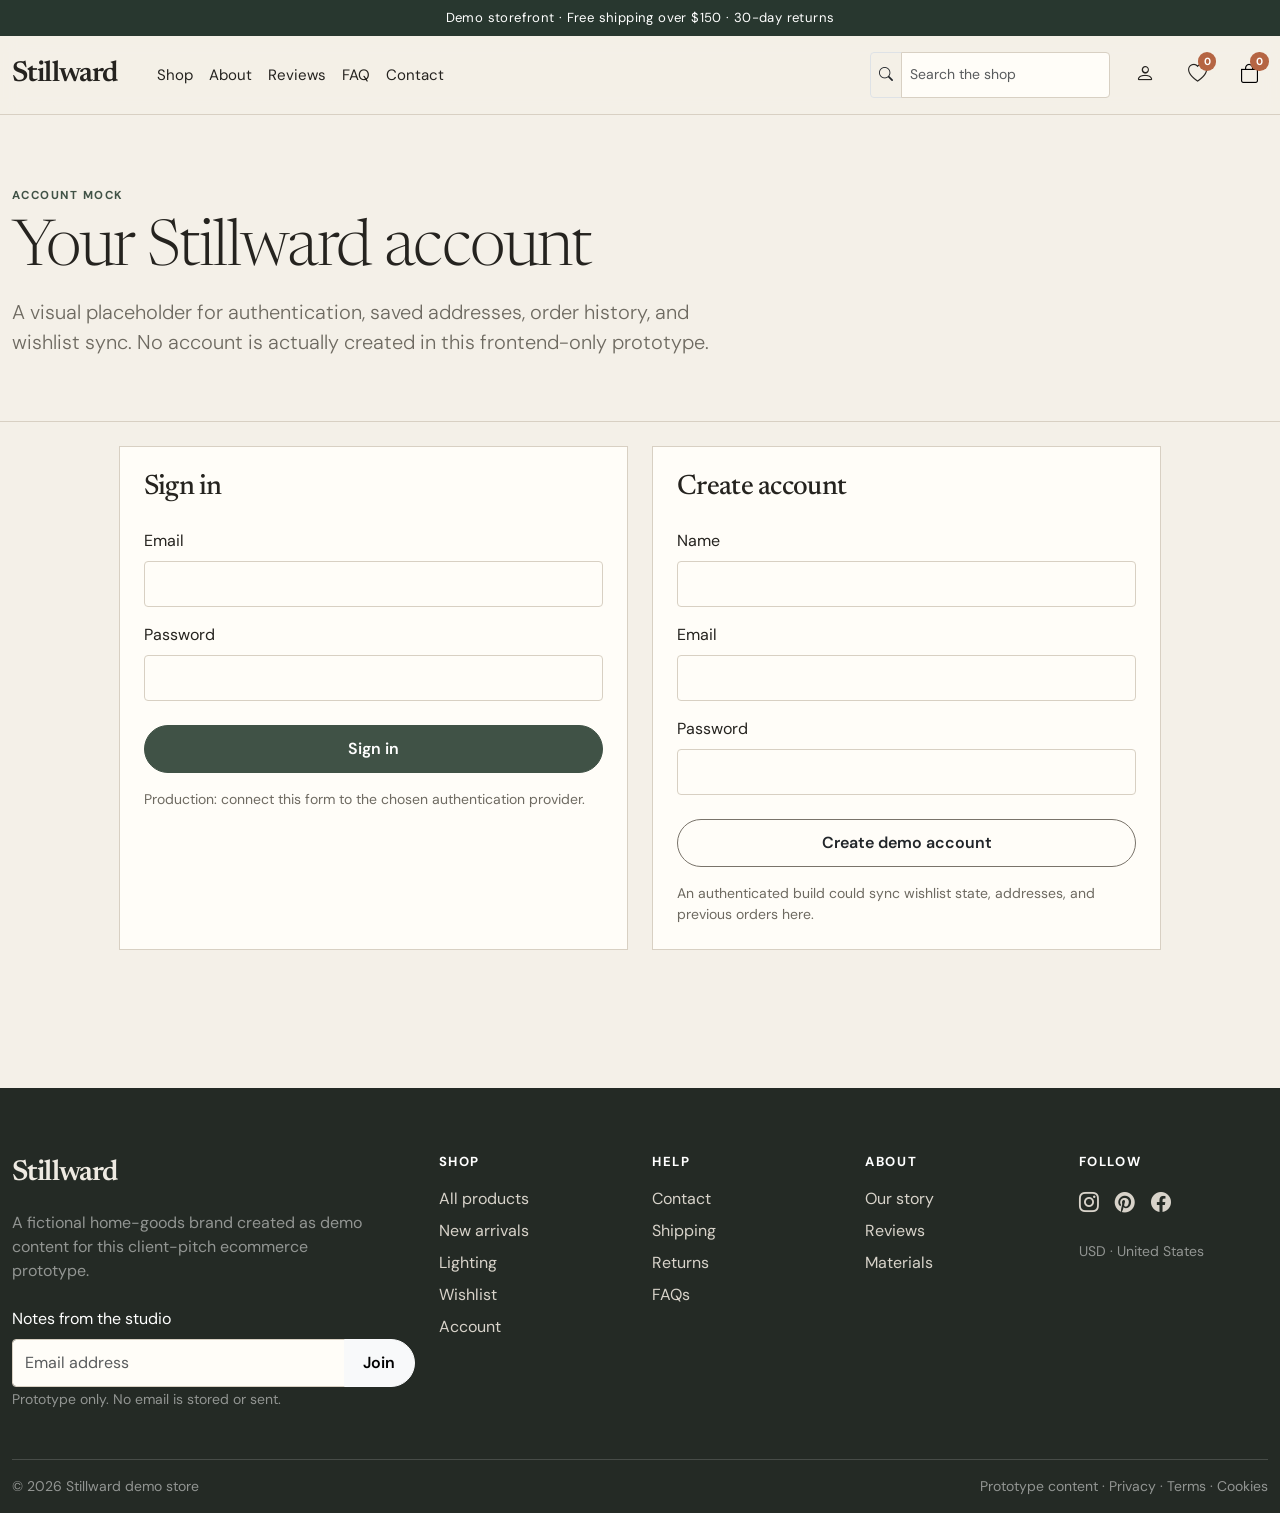
<file: account.html>
<!doctype html>
<html lang="en"><head><meta charset="utf-8"><meta name="viewport" content="width=device-width, initial-scale=1"><title>Account | Stillward</title><meta name="description" content="Fictional account login and register UI mock for the Stillward ecommerce prototype."><meta name="theme-color" content="#f4f0e8"><meta name="robots" content="index,follow"><link rel="canonical" href="https://stillward.example/account.html"><meta property="og:title" content="Account | Stillward"><meta property="og:description" content="Fictional account login and register UI mock for the Stillward ecommerce prototype."><meta property="og:type" content="website"><meta property="og:url" content="https://stillward.example/account.html"><meta property="og:image" content="https://images.unsplash.com/photo-1667996366620-2d44470a1d54?auto=format&fit=crop&w=1400&q=82"><meta name="twitter:card" content="summary_large_image"><link rel="icon" href="data:image/svg+xml,<svg xmlns=%22http://www.w3.org/2000/svg%22 viewBox=%220 0 100 100%22><text y=%22.9em%22 font-size=%2290%22>S</text></svg>"><link rel="preconnect" href="https://fonts.googleapis.com"><link rel="preconnect" href="https://fonts.gstatic.com" crossorigin><link rel="preconnect" href="https://unsplash.com"><link href="https://fonts.googleapis.com/css2?family=DM+Sans:wght@400;500;600;700&family=Newsreader:opsz,wght@6..72,400;6..72,500;6..72,600&display=swap" rel="stylesheet"><link href="https://cdn.jsdelivr.net/npm/bootstrap@5.3.3/dist/css/bootstrap.min.css" rel="stylesheet"><link href="https://cdn.jsdelivr.net/npm/bootstrap-icons@1.11.3/font/bootstrap-icons.min.css" rel="stylesheet"><link href="assets/css/styles.css" rel="stylesheet"></head>
<body data-page="account.html"><a class="skip-link" href="#main">Skip to content</a><div id="siteHeader"></div><main id="main"><section class="info-page-hero"><div class="container"><div class="section-kicker">Account mock</div><h1 class="display-3 mt-2">Your Stillward account</h1><p class="lead text-muted-sw">A visual placeholder for authentication, saved addresses, order history, and wishlist sync. No account is actually created in this frontend-only prototype.</p></div></section><section class="section-space pt-4"><div class="container"><div class="row g-4 justify-content-center"><div class="col-lg-5"><div class="summary-card h-100"><h2 class="h3">Sign in</h2><form onsubmit="event.preventDefault(); Store.toast('Sign-in is a prototype UI only.');"><label class="form-label mt-3">Email</label><input class="form-control" type="email" required><label class="form-label mt-3">Password</label><input class="form-control" type="password" required><button class="btn btn-primary w-100 mt-4">Sign in</button></form><p class="small text-muted-sw mt-3 mb-0">Production: connect this form to the chosen authentication provider.</p></div></div><div class="col-lg-5"><div class="summary-card h-100"><h2 class="h3">Create account</h2><form onsubmit="event.preventDefault(); Store.toast('Registration is a prototype UI only.');"><label class="form-label mt-3">Name</label><input class="form-control" required><label class="form-label mt-3">Email</label><input class="form-control" type="email" required><label class="form-label mt-3">Password</label><input class="form-control" type="password" required><button class="btn btn-outline-dark w-100 mt-4">Create demo account</button></form><p class="small text-muted-sw mt-3 mb-0">An authenticated build could sync wishlist state, addresses, and previous orders here.</p></div></div></div></div></section></main><div id="siteFooter"></div><div id="sharedCommerceUi"></div><!-- Demo photography uses public Unsplash photo download URLs; photo IDs remain visible in image src attributes. --><script src="https://cdn.jsdelivr.net/npm/bootstrap@5.3.3/dist/js/bootstrap.bundle.min.js"></script><script src="assets/js/products.js"></script><script src="assets/js/store.js"></script></body></html>
</file>
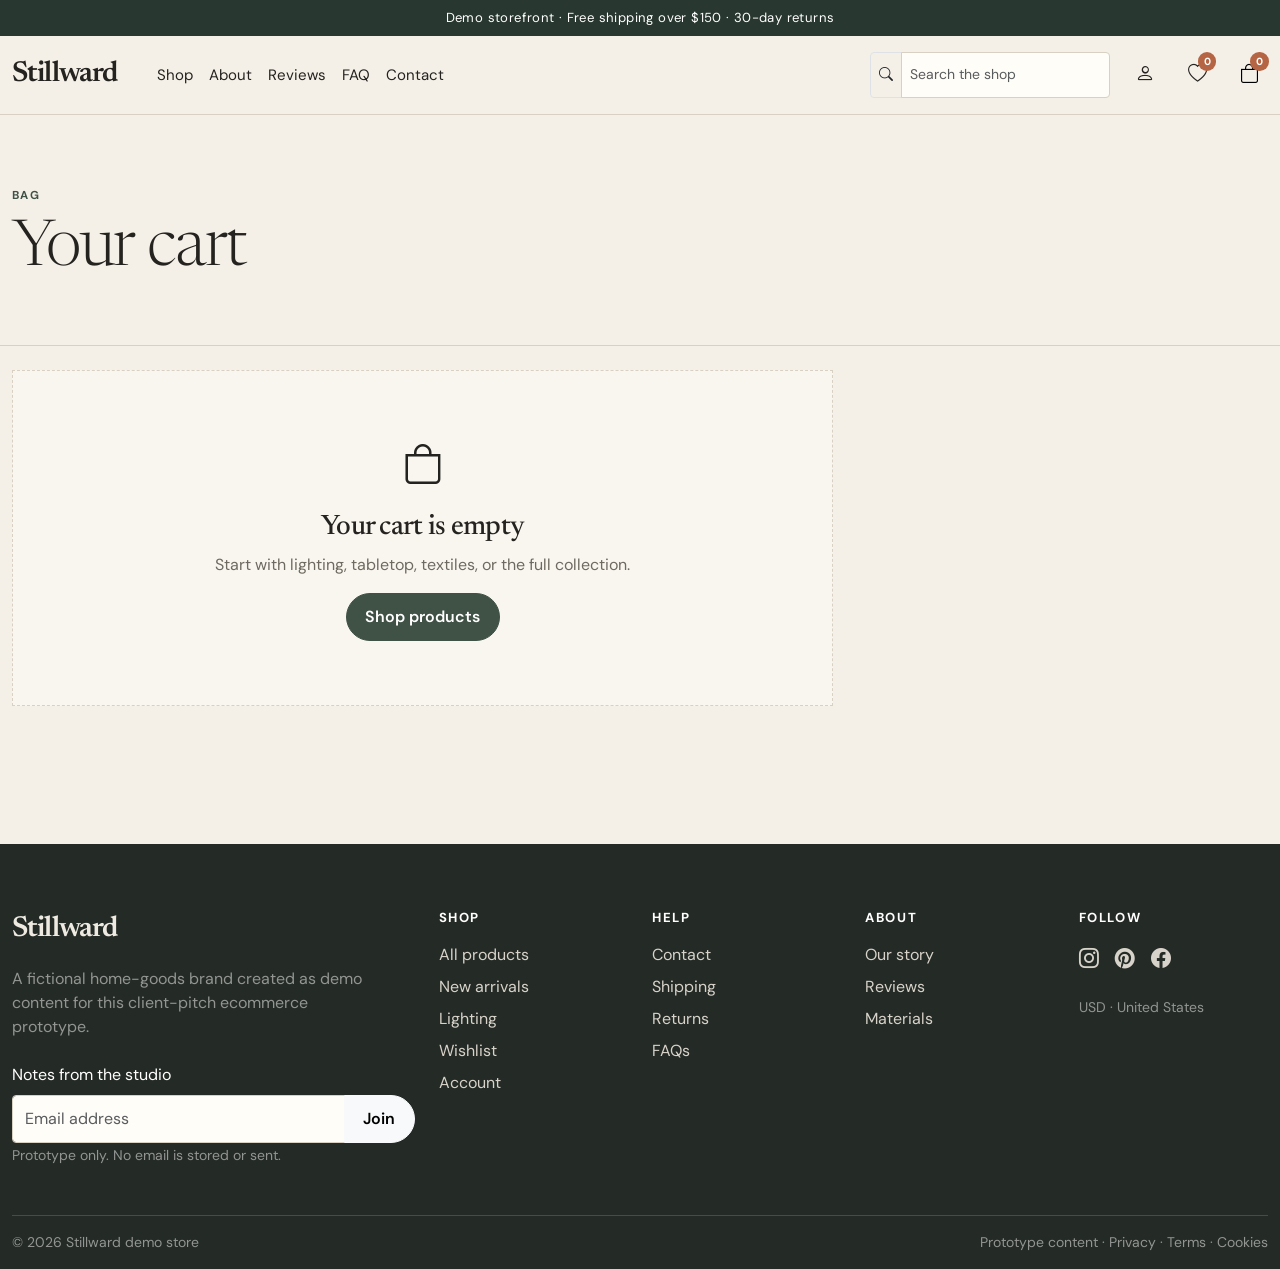
<file: cart.html>
<!doctype html>
<html lang="en">
<head>
  <meta charset="utf-8">
  <meta name="viewport" content="width=device-width, initial-scale=1">
  <title>Cart | Stillward</title>
  <meta name="description" content="Review quantities, promo code, subtotal, and checkout entry point.">
  <meta name="theme-color" content="#f4f0e8">
  <meta name="robots" content="index,follow">
  <link rel="canonical" href="https://stillward.example/cart.html">
  <meta property="og:title" content="Cart | Stillward">
  <meta property="og:description" content="Review quantities, promo code, subtotal, and checkout entry point.">
  <meta property="og:type" content="website">
  <meta property="og:url" content="https://stillward.example/cart.html">
  <meta property="og:image" content="https://images.unsplash.com/photo-1667996366620-2d44470a1d54?auto=format&fit=crop&w=1400&q=82">
  <meta name="twitter:card" content="summary_large_image">
  <meta name="twitter:title" content="Cart | Stillward">
  <meta name="twitter:description" content="Review quantities, promo code, subtotal, and checkout entry point.">
  <link rel="icon" href="data:image/svg+xml,<svg xmlns=%22http://www.w3.org/2000/svg%22 viewBox=%220 0 100 100%22><text y=%22.9em%22 font-size=%2290%22>S</text></svg>">
  <link rel="preconnect" href="https://fonts.googleapis.com">
  <link rel="preconnect" href="https://fonts.gstatic.com" crossorigin>
  <link rel="preconnect" href="https://unsplash.com">
  <link href="https://fonts.googleapis.com/css2?family=DM+Sans:wght@400;500;600;700&family=Newsreader:opsz,wght@6..72,400;6..72,500;6..72,600&display=swap" rel="stylesheet">
  <link href="https://cdn.jsdelivr.net/npm/bootstrap@5.3.3/dist/css/bootstrap.min.css" rel="stylesheet">
  <link href="https://cdn.jsdelivr.net/npm/bootstrap-icons@1.11.3/font/bootstrap-icons.min.css" rel="stylesheet">
  <link href="assets/css/styles.css" rel="stylesheet">
</head>
<body data-page="cart.html">
  <a class="skip-link" href="#main">Skip to content</a>
  <div id="siteHeader"></div>
  <main id="main"><section class="info-page-hero"><div class="container"><div class="section-kicker">Bag</div><h1 class="display-3 mt-2">Your cart</h1></div></section><section class="section-space pt-4"><div class="container"><div class="row g-5"><div class="col-lg-8"><div id="cartList"></div></div><div class="col-lg-4" id="cartSummary"><div class="summary-card sticky-lg-top" style="top:110px"><h2 class="h4">Order summary</h2><div class="d-flex justify-content-between py-2"><span>Subtotal</span><strong id="cartSubtotal"></strong></div><div class="d-flex justify-content-between py-2"><span>Demo discount</span><span id="cartDiscount">—</span></div><div class="d-flex justify-content-between py-2 border-bottom"><span>Estimated shipping</span><span>Calculated at checkout</span></div><div class="d-flex justify-content-between py-3 fs-5"><span>Estimated total</span><strong id="cartTotal"></strong></div><form id="promoForm" class="mb-3"><label class="form-label" for="promoInput">Promo code</label><div class="input-group"><input id="promoInput" class="form-control" placeholder="Try PITCH10"><button class="btn btn-outline-dark">Apply</button></div><!-- Prototype only: PITCH10 applies a 10% demo discount. --></form><div class="d-grid gap-2"><a class="btn btn-primary" href="checkout.html">Proceed to checkout</a><a class="btn btn-outline-dark" href="shop.html">Continue shopping</a><button class="btn btn-link text-danger" data-clear-cart>Clear cart</button></div></div></div></div></div></section></main>
  <div id="siteFooter"></div>
  <!-- Demo photography uses public Unsplash photo download URLs; photo IDs remain visible in image src attributes. -->
  <div id="sharedCommerceUi"></div>
  
<script src="https://cdn.jsdelivr.net/npm/bootstrap@5.3.3/dist/js/bootstrap.bundle.min.js"></script>
<script src="assets/js/products.js"></script>
<script src="assets/js/store.js"></script>

  <script src="assets/js/cart.js"></script>
</body>
</html>
</file>
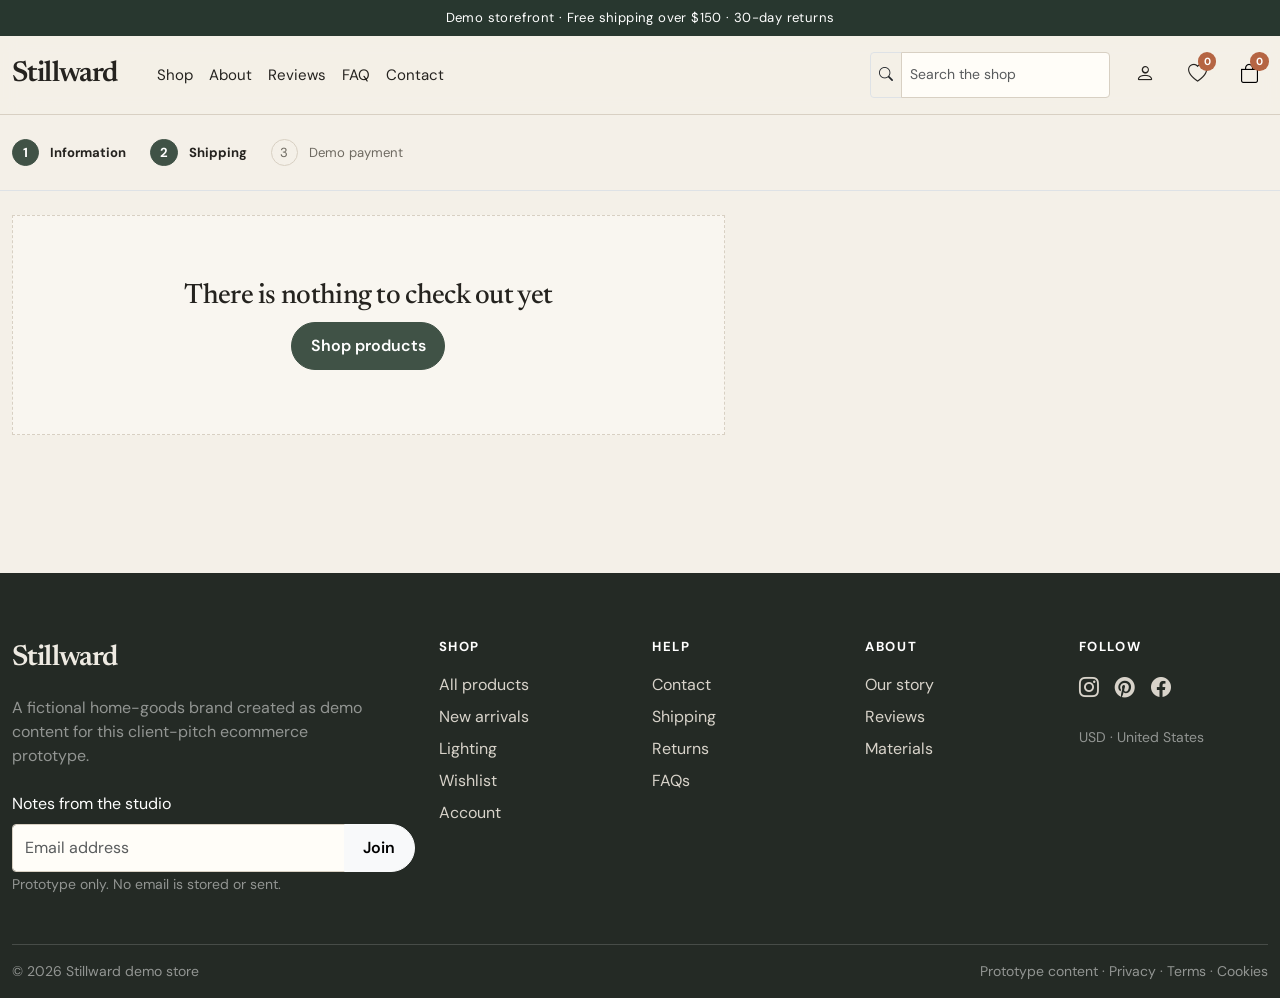
<file: checkout.html>
<!doctype html>
<html lang="en">
<head>
  <meta charset="utf-8">
  <meta name="viewport" content="width=device-width, initial-scale=1">
  <title>Checkout | Stillward</title>
  <meta name="description" content="Frontend-validated fictional checkout mock with safe payment placeholders.">
  <meta name="theme-color" content="#f4f0e8">
  <meta name="robots" content="index,follow">
  <link rel="canonical" href="https://stillward.example/checkout.html">
  <meta property="og:title" content="Checkout | Stillward">
  <meta property="og:description" content="Frontend-validated fictional checkout mock with safe payment placeholders.">
  <meta property="og:type" content="website">
  <meta property="og:url" content="https://stillward.example/checkout.html">
  <meta property="og:image" content="https://images.unsplash.com/photo-1667996366620-2d44470a1d54?auto=format&fit=crop&w=1400&q=82">
  <meta name="twitter:card" content="summary_large_image">
  <meta name="twitter:title" content="Checkout | Stillward">
  <meta name="twitter:description" content="Frontend-validated fictional checkout mock with safe payment placeholders.">
  <link rel="icon" href="data:image/svg+xml,<svg xmlns=%22http://www.w3.org/2000/svg%22 viewBox=%220 0 100 100%22><text y=%22.9em%22 font-size=%2290%22>S</text></svg>">
  <link rel="preconnect" href="https://fonts.googleapis.com">
  <link rel="preconnect" href="https://fonts.gstatic.com" crossorigin>
  <link rel="preconnect" href="https://unsplash.com">
  <link href="https://fonts.googleapis.com/css2?family=DM+Sans:wght@400;500;600;700&family=Newsreader:opsz,wght@6..72,400;6..72,500;6..72,600&display=swap" rel="stylesheet">
  <link href="https://cdn.jsdelivr.net/npm/bootstrap@5.3.3/dist/css/bootstrap.min.css" rel="stylesheet">
  <link href="https://cdn.jsdelivr.net/npm/bootstrap-icons@1.11.3/font/bootstrap-icons.min.css" rel="stylesheet">
  <link href="assets/css/styles.css" rel="stylesheet">
</head>
<body data-page="checkout.html">
  <a class="skip-link" href="#main">Skip to content</a>
  <div id="siteHeader"></div>
  <main id="main"><section class="py-4 border-bottom"><div class="container"><div class="d-flex flex-wrap gap-4"><div class="checkout-step active"><span class="checkout-dot">1</span> Information</div><div class="checkout-step active"><span class="checkout-dot">2</span> Shipping</div><div class="checkout-step"><span class="checkout-dot">3</span> Demo payment</div></div></div></section><section class="section-space pt-4"><div class="container"><div class="row g-5"><div class="col-lg-7"><form id="checkoutForm" novalidate><h1 class="display-5">Checkout</h1><p class="demo-note">Prototype checkout only. No real payment details are collected and no transaction is processed.</p><h2 class="h4 mt-4">Contact</h2><label class="form-label" for="email">Email</label><input class="form-control" id="email" name="email" type="email" required><div class="invalid-feedback">Enter a valid email.</div><h2 class="h4 mt-4">Shipping address</h2><div class="row g-3"><div class="col-12"><label class="form-label">Full name</label><input class="form-control" name="name" required></div><div class="col-12"><label class="form-label">Address</label><input class="form-control" name="address" required></div><div class="col-md-5"><label class="form-label">City</label><input class="form-control" name="city" required></div><div class="col-md-3"><label class="form-label">State / region</label><input class="form-control" name="region" required></div><div class="col-md-4"><label class="form-label">Postal code</label><input class="form-control" name="postal" required></div><div class="col-12"><label class="form-label">Country</label><select class="form-select" name="country" required><option value="">Choose…</option><option>United States</option><option>Canada</option><option>Philippines</option><option>Australia</option></select></div></div><h2 class="h4 mt-4">Shipping method</h2><label class="payment-option d-flex justify-content-between align-items-center"><span><input class="form-check-input me-2" type="radio" name="shippingMethod" checked> Standard · 4–7 business days</span><strong>Calculated</strong></label><h2 class="h4 mt-4">Billing address</h2><div class="form-check"><input class="form-check-input" type="checkbox" id="sameBilling" checked><label class="form-check-label" for="sameBilling">Same as shipping address</label></div><h2 class="h4 mt-4">Payment method</h2><div class="d-grid gap-2"><label class="payment-option"><input class="form-check-input me-2" type="radio" name="payment" checked required> Card provider placeholder <span class="text-muted-sw">(Stripe/Shopify/etc. in production)</span></label><label class="payment-option"><input class="form-check-input me-2" type="radio" name="payment"> Digital wallet placeholder</label></div><div class="demo-note mt-3"><i class="bi bi-shield-lock me-2"></i>No card number, CVV, or real payment information is requested in this demo.</div><button class="btn btn-primary btn-lg w-100 mt-4" type="submit">Place demo order</button></form></div><div class="col-lg-5" id="checkoutSummary"><div class="summary-card sticky-lg-top" style="top:110px"><h2 class="h4">Order summary</h2><div id="checkoutItems"></div><form id="promoCheckout" class="my-3"><div class="input-group"><input id="promoCheckoutInput" class="form-control" placeholder="Demo code"><button class="btn btn-outline-dark">Apply</button></div></form><div class="d-flex justify-content-between py-1"><span>Subtotal</span><span id="coSubtotal"></span></div><div class="d-flex justify-content-between py-1"><span>Discount</span><span id="coDiscount"></span></div><div class="d-flex justify-content-between py-1"><span>Shipping</span><span id="coShipping"></span></div><div class="d-flex justify-content-between py-1"><span>Estimated tax</span><span id="coTax"></span></div><div class="d-flex justify-content-between pt-3 mt-2 border-top fs-5"><strong>Total</strong><strong id="coTotal"></strong></div></div></div></div></div></section></main>
  <div id="siteFooter"></div>
  <!-- Demo photography uses public Unsplash photo download URLs; photo IDs remain visible in image src attributes. -->
  <div id="sharedCommerceUi"></div>
  
<script src="https://cdn.jsdelivr.net/npm/bootstrap@5.3.3/dist/js/bootstrap.bundle.min.js"></script>
<script src="assets/js/products.js"></script>
<script src="assets/js/store.js"></script>

  <script src="assets/js/checkout.js"></script>
</body>
</html>
</file>
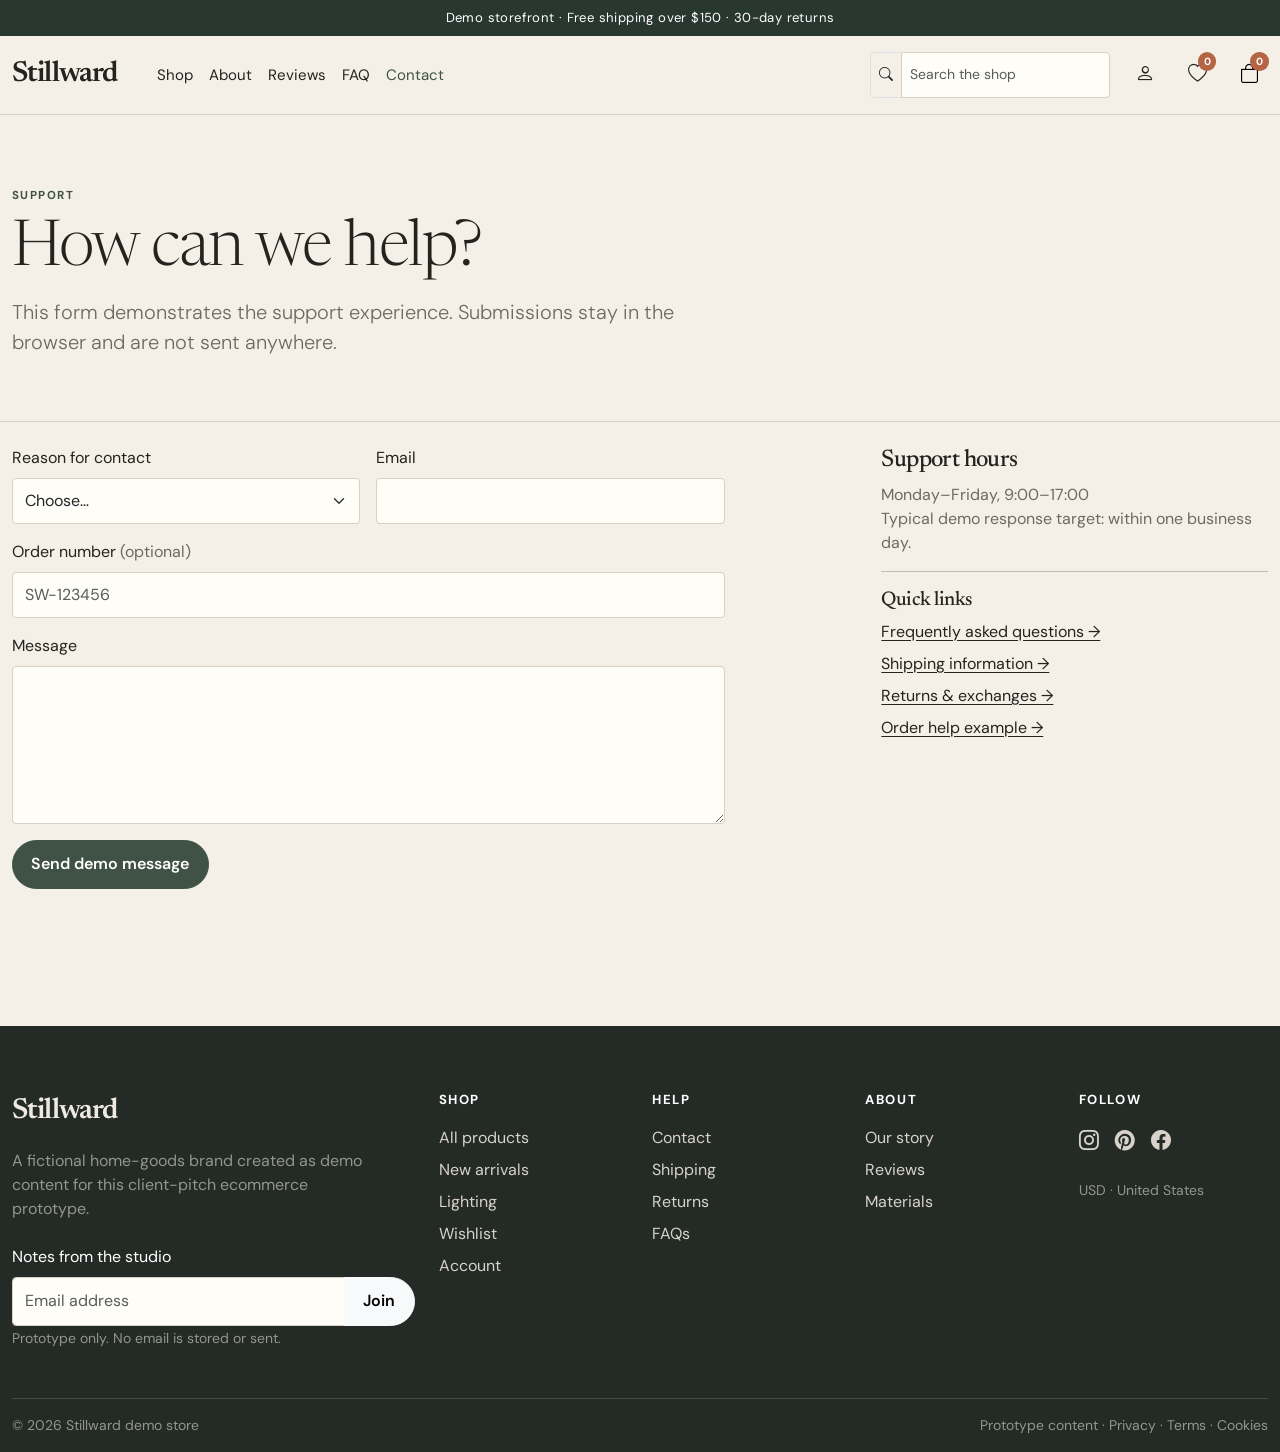
<file: contact.html>
<!doctype html>
<html lang="en">
<head>
  <meta charset="utf-8">
  <meta name="viewport" content="width=device-width, initial-scale=1">
  <title>Contact | Stillward</title>
  <meta name="description" content="Contact form and customer support information for the fictional demo store.">
  <meta name="theme-color" content="#f4f0e8">
  <meta name="robots" content="index,follow">
  <link rel="canonical" href="https://stillward.example/contact.html">
  <meta property="og:title" content="Contact | Stillward">
  <meta property="og:description" content="Contact form and customer support information for the fictional demo store.">
  <meta property="og:type" content="website">
  <meta property="og:url" content="https://stillward.example/contact.html">
  <meta property="og:image" content="https://images.unsplash.com/photo-1667996366620-2d44470a1d54?auto=format&fit=crop&w=1400&q=82">
  <meta name="twitter:card" content="summary_large_image">
  <meta name="twitter:title" content="Contact | Stillward">
  <meta name="twitter:description" content="Contact form and customer support information for the fictional demo store.">
  <link rel="icon" href="data:image/svg+xml,<svg xmlns=%22http://www.w3.org/2000/svg%22 viewBox=%220 0 100 100%22><text y=%22.9em%22 font-size=%2290%22>S</text></svg>">
  <link rel="preconnect" href="https://fonts.googleapis.com">
  <link rel="preconnect" href="https://fonts.gstatic.com" crossorigin>
  <link rel="preconnect" href="https://unsplash.com">
  <link href="https://fonts.googleapis.com/css2?family=DM+Sans:wght@400;500;600;700&family=Newsreader:opsz,wght@6..72,400;6..72,500;6..72,600&display=swap" rel="stylesheet">
  <link href="https://cdn.jsdelivr.net/npm/bootstrap@5.3.3/dist/css/bootstrap.min.css" rel="stylesheet">
  <link href="https://cdn.jsdelivr.net/npm/bootstrap-icons@1.11.3/font/bootstrap-icons.min.css" rel="stylesheet">
  <link href="assets/css/styles.css" rel="stylesheet">
</head>
<body data-page="contact.html">
  <a class="skip-link" href="#main">Skip to content</a>
  <div id="siteHeader"></div>
  <main id="main"><section class="info-page-hero"><div class="container"><div class="section-kicker">Support</div><h1 class="display-3 mt-2">How can we help?</h1><p class="lead text-muted-sw">This form demonstrates the support experience. Submissions stay in the browser and are not sent anywhere.</p></div></section><section class="section-space pt-4"><div class="container"><div class="row g-5"><div class="col-lg-7"><form id="contactForm" novalidate><div class="row g-3"><div class="col-md-6"><label class="form-label">Reason for contact</label><select class="form-select" required><option value="">Choose…</option><option>Product question</option><option>Order help</option><option>Shipping</option><option>Return or exchange</option><option>Other</option></select><div class="invalid-feedback">Choose a reason.</div></div><div class="col-md-6"><label class="form-label">Email</label><input class="form-control" type="email" required><div class="invalid-feedback">Enter a valid email.</div></div><div class="col-12"><label class="form-label">Order number <span class="text-muted-sw">(optional)</span></label><input class="form-control" placeholder="SW-123456"></div><div class="col-12"><label class="form-label">Message</label><textarea class="form-control" rows="6" required></textarea><div class="invalid-feedback">Tell us how we can help.</div></div></div><button class="btn btn-primary mt-3">Send demo message</button></form><div id="contactSuccess" class="empty-state d-none"><i class="bi bi-check2-circle fs-1"></i><h2 class="h3 mt-3">Message captured in the demo</h2><p class="text-muted-sw">A production site would send this to the support platform and email you a confirmation.</p></div></div><div class="col-lg-4 offset-lg-1"><h2 class="h4">Support hours</h2><p class="text-muted-sw">Monday–Friday, 9:00–17:00<br>Typical demo response target: within one business day.</p><hr><h2 class="h5">Quick links</h2><div class="d-grid gap-2"><a href="faq.html">Frequently asked questions →</a><a href="shipping.html">Shipping information →</a><a href="returns.html">Returns & exchanges →</a><a href="order-confirmation.html">Order help example →</a></div></div></div></div></section></main>
  <div id="siteFooter"></div>
  <!-- Demo photography uses public Unsplash photo download URLs; photo IDs remain visible in image src attributes. -->
  <div id="sharedCommerceUi"></div>
  
<script src="https://cdn.jsdelivr.net/npm/bootstrap@5.3.3/dist/js/bootstrap.bundle.min.js"></script>
<script src="assets/js/products.js"></script>
<script src="assets/js/store.js"></script>

  <script src="assets/js/contact.js"></script>
</body>
</html>
</file>
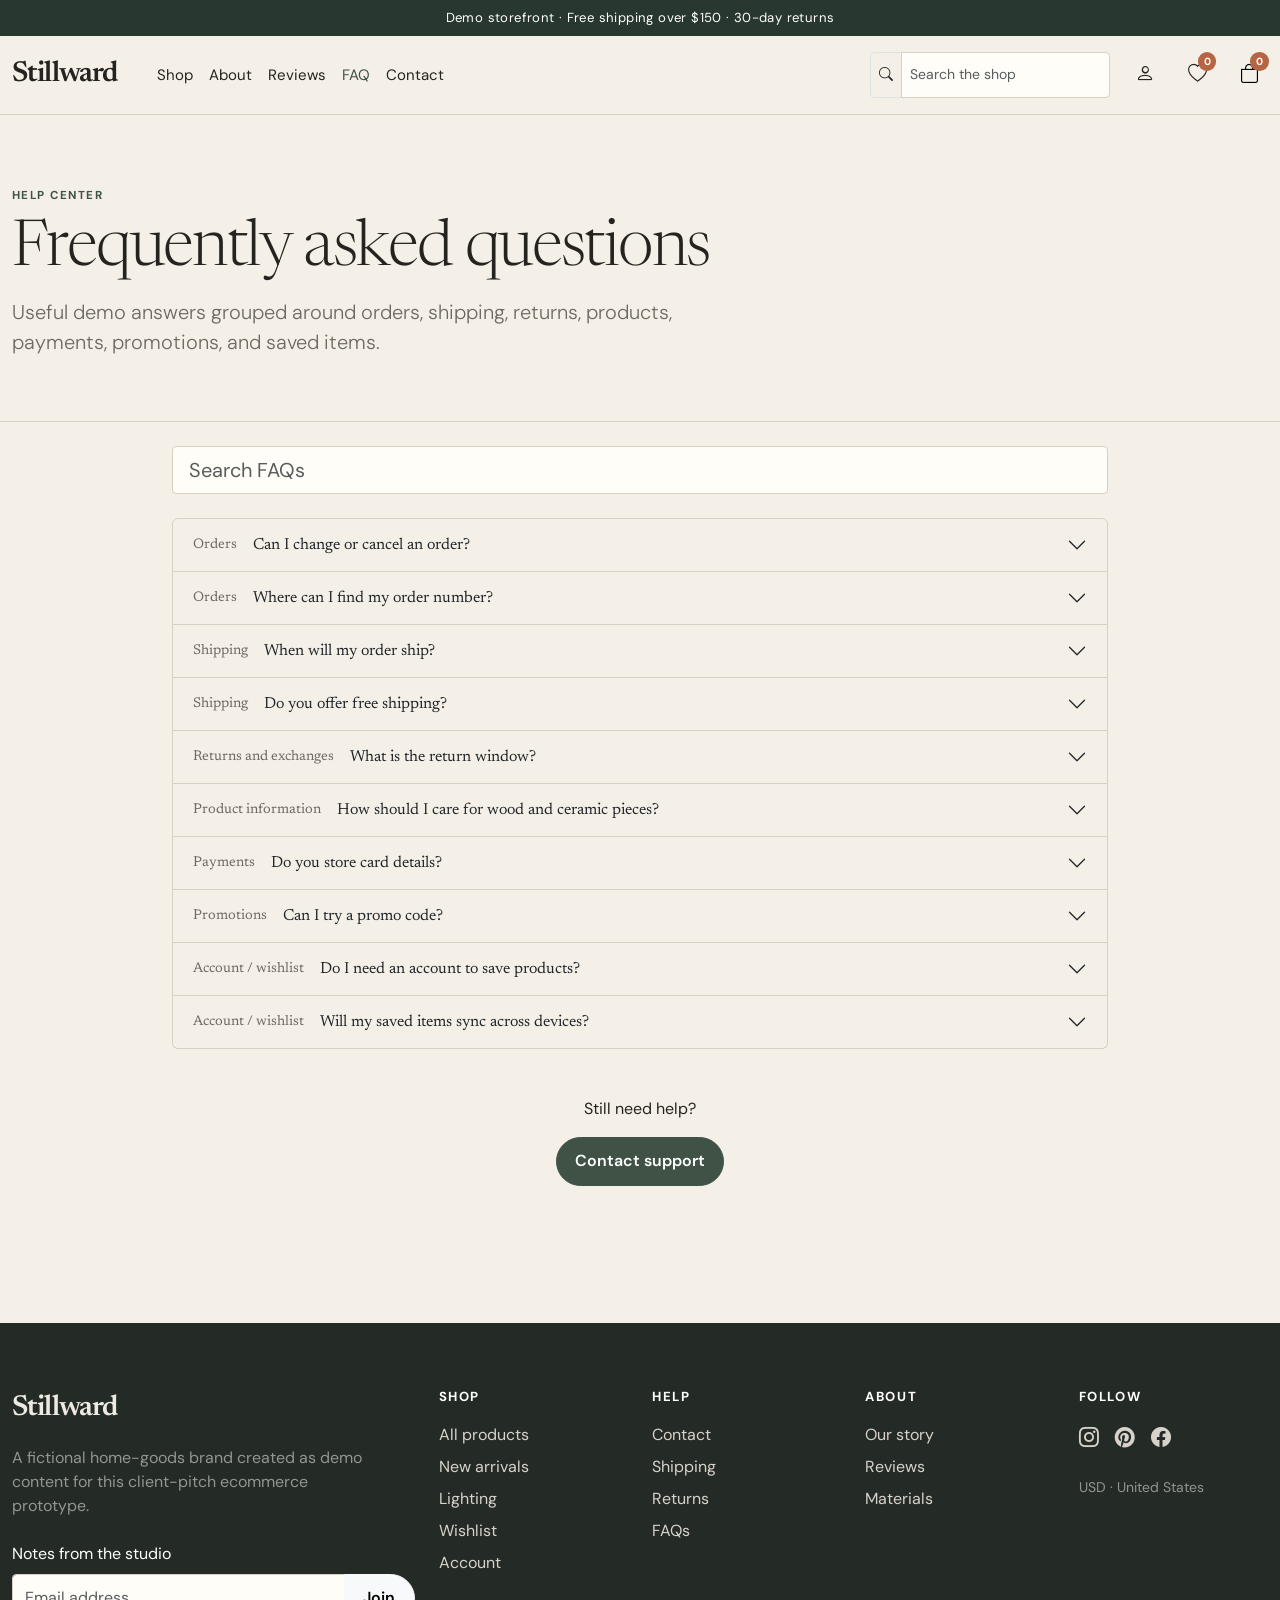
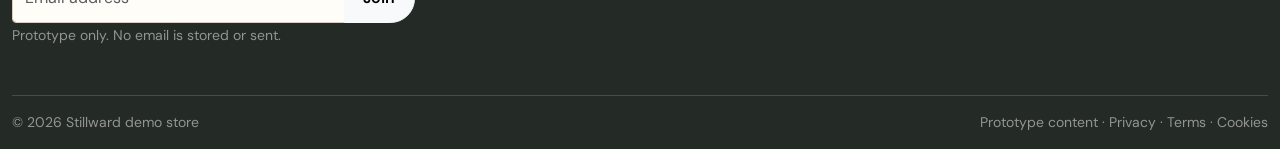
<file: faq.html>
<!doctype html>
<html lang="en">
<head>
  <meta charset="utf-8">
  <meta name="viewport" content="width=device-width, initial-scale=1">
  <title>FAQ | Stillward</title>
  <meta name="description" content="Searchable fictional ecommerce FAQ using Bootstrap accordions.">
  <meta name="theme-color" content="#f4f0e8">
  <meta name="robots" content="index,follow">
  <link rel="canonical" href="https://stillward.example/faq.html">
  <meta property="og:title" content="FAQ | Stillward">
  <meta property="og:description" content="Searchable fictional ecommerce FAQ using Bootstrap accordions.">
  <meta property="og:type" content="website">
  <meta property="og:url" content="https://stillward.example/faq.html">
  <meta property="og:image" content="https://images.unsplash.com/photo-1667996366620-2d44470a1d54?auto=format&fit=crop&w=1400&q=82">
  <meta name="twitter:card" content="summary_large_image">
  <meta name="twitter:title" content="FAQ | Stillward">
  <meta name="twitter:description" content="Searchable fictional ecommerce FAQ using Bootstrap accordions.">
  <link rel="icon" href="data:image/svg+xml,<svg xmlns=%22http://www.w3.org/2000/svg%22 viewBox=%220 0 100 100%22><text y=%22.9em%22 font-size=%2290%22>S</text></svg>">
  <link rel="preconnect" href="https://fonts.googleapis.com">
  <link rel="preconnect" href="https://fonts.gstatic.com" crossorigin>
  <link rel="preconnect" href="https://unsplash.com">
  <link href="https://fonts.googleapis.com/css2?family=DM+Sans:wght@400;500;600;700&family=Newsreader:opsz,wght@6..72,400;6..72,500;6..72,600&display=swap" rel="stylesheet">
  <link href="https://cdn.jsdelivr.net/npm/bootstrap@5.3.3/dist/css/bootstrap.min.css" rel="stylesheet">
  <link href="https://cdn.jsdelivr.net/npm/bootstrap-icons@1.11.3/font/bootstrap-icons.min.css" rel="stylesheet">
  <link href="assets/css/styles.css" rel="stylesheet">
</head>
<body data-page="faq.html">
  <a class="skip-link" href="#main">Skip to content</a>
  <div id="siteHeader"></div>
  <main id="main"><section class="info-page-hero"><div class="container"><div class="section-kicker">Help center</div><h1 class="display-3 mt-2">Frequently asked questions</h1><p class="lead text-muted-sw">Useful demo answers grouped around orders, shipping, returns, products, payments, promotions, and saved items.</p></div></section><section class="section-space pt-4"><div class="container"><div class="row justify-content-center"><div class="col-lg-9"><input id="faqSearch" class="form-control form-control-lg mb-4" type="search" placeholder="Search FAQs" aria-label="Search FAQs"><div class="accordion" id="faqAccordion"><div class="accordion-item" data-faq-item><h2 class="accordion-header"><button class="accordion-button collapsed" data-bs-toggle="collapse" data-bs-target="#faq1"><span class="me-3 text-muted-sw small">Orders</span>Can I change or cancel an order?</button></h2><div id="faq1" class="accordion-collapse collapse" data-bs-parent="#faqAccordion"><div class="accordion-body">In a real store, orders could be changed before fulfillment begins. This prototype shows where order-help guidance would live.</div></div></div><div class="accordion-item" data-faq-item><h2 class="accordion-header"><button class="accordion-button collapsed" data-bs-toggle="collapse" data-bs-target="#faq2"><span class="me-3 text-muted-sw small">Orders</span>Where can I find my order number?</button></h2><div id="faq2" class="accordion-collapse collapse" data-bs-parent="#faqAccordion"><div class="accordion-body">A production confirmation email and account area would both show the order number. The demo confirmation page generates a fictional SW number.</div></div></div><div class="accordion-item" data-faq-item><h2 class="accordion-header"><button class="accordion-button collapsed" data-bs-toggle="collapse" data-bs-target="#faq3"><span class="me-3 text-muted-sw small">Shipping</span>When will my order ship?</button></h2><div id="faq3" class="accordion-collapse collapse" data-bs-parent="#faqAccordion"><div class="accordion-body">The prototype uses a 4–7 business day delivery estimate. Live carrier and fulfillment data would replace this copy.</div></div></div><div class="accordion-item" data-faq-item><h2 class="accordion-header"><button class="accordion-button collapsed" data-bs-toggle="collapse" data-bs-target="#faq4"><span class="me-3 text-muted-sw small">Shipping</span>Do you offer free shipping?</button></h2><div id="faq4" class="accordion-collapse collapse" data-bs-parent="#faqAccordion"><div class="accordion-body">The demo storefront uses free standard shipping above $150 to show threshold messaging.</div></div></div><div class="accordion-item" data-faq-item><h2 class="accordion-header"><button class="accordion-button collapsed" data-bs-toggle="collapse" data-bs-target="#faq5"><span class="me-3 text-muted-sw small">Returns and exchanges</span>What is the return window?</button></h2><div id="faq5" class="accordion-collapse collapse" data-bs-parent="#faqAccordion"><div class="accordion-body">The demo policy is 30 days for unused items. A production policy would include product exclusions and return-label instructions.</div></div></div><div class="accordion-item" data-faq-item><h2 class="accordion-header"><button class="accordion-button collapsed" data-bs-toggle="collapse" data-bs-target="#faq6"><span class="me-3 text-muted-sw small">Product information</span>How should I care for wood and ceramic pieces?</button></h2><div id="faq6" class="accordion-collapse collapse" data-bs-parent="#faqAccordion"><div class="accordion-body">Product pages include care notes specific to the demo material type. In production, care content should come from product data.</div></div></div><div class="accordion-item" data-faq-item><h2 class="accordion-header"><button class="accordion-button collapsed" data-bs-toggle="collapse" data-bs-target="#faq7"><span class="me-3 text-muted-sw small">Payments</span>Do you store card details?</button></h2><div id="faq7" class="accordion-collapse collapse" data-bs-parent="#faqAccordion"><div class="accordion-body">This prototype does not request card details at all. A production store would use a PCI-compliant payment provider.</div></div></div><div class="accordion-item" data-faq-item><h2 class="accordion-header"><button class="accordion-button collapsed" data-bs-toggle="collapse" data-bs-target="#faq8"><span class="me-3 text-muted-sw small">Promotions</span>Can I try a promo code?</button></h2><div id="faq8" class="accordion-collapse collapse" data-bs-parent="#faqAccordion"><div class="accordion-body">Yes. PITCH10 is a prototype-only code that applies a demo 10% discount.</div></div></div><div class="accordion-item" data-faq-item><h2 class="accordion-header"><button class="accordion-button collapsed" data-bs-toggle="collapse" data-bs-target="#faq9"><span class="me-3 text-muted-sw small">Account / wishlist</span>Do I need an account to save products?</button></h2><div id="faq9" class="accordion-collapse collapse" data-bs-parent="#faqAccordion"><div class="accordion-body">Not in this prototype. Wishlist state is kept locally in your browser using localStorage.</div></div></div><div class="accordion-item" data-faq-item><h2 class="accordion-header"><button class="accordion-button collapsed" data-bs-toggle="collapse" data-bs-target="#faq10"><span class="me-3 text-muted-sw small">Account / wishlist</span>Will my saved items sync across devices?</button></h2><div id="faq10" class="accordion-collapse collapse" data-bs-parent="#faqAccordion"><div class="accordion-body">No. That would require authentication and backend storage in a production build.</div></div></div></div><div class="mt-5 text-center"><p>Still need help?</p><a class="btn btn-primary" href="contact.html">Contact support</a></div></div></div></div></section></main>
  <div id="siteFooter"></div>
  <!-- Demo photography uses public Unsplash photo download URLs; photo IDs remain visible in image src attributes. -->
  <div id="sharedCommerceUi"></div>
  
<script src="https://cdn.jsdelivr.net/npm/bootstrap@5.3.3/dist/js/bootstrap.bundle.min.js"></script>
<script src="assets/js/products.js"></script>
<script src="assets/js/store.js"></script>

  <script src="assets/js/faq.js"></script>
</body>
</html>
</file>
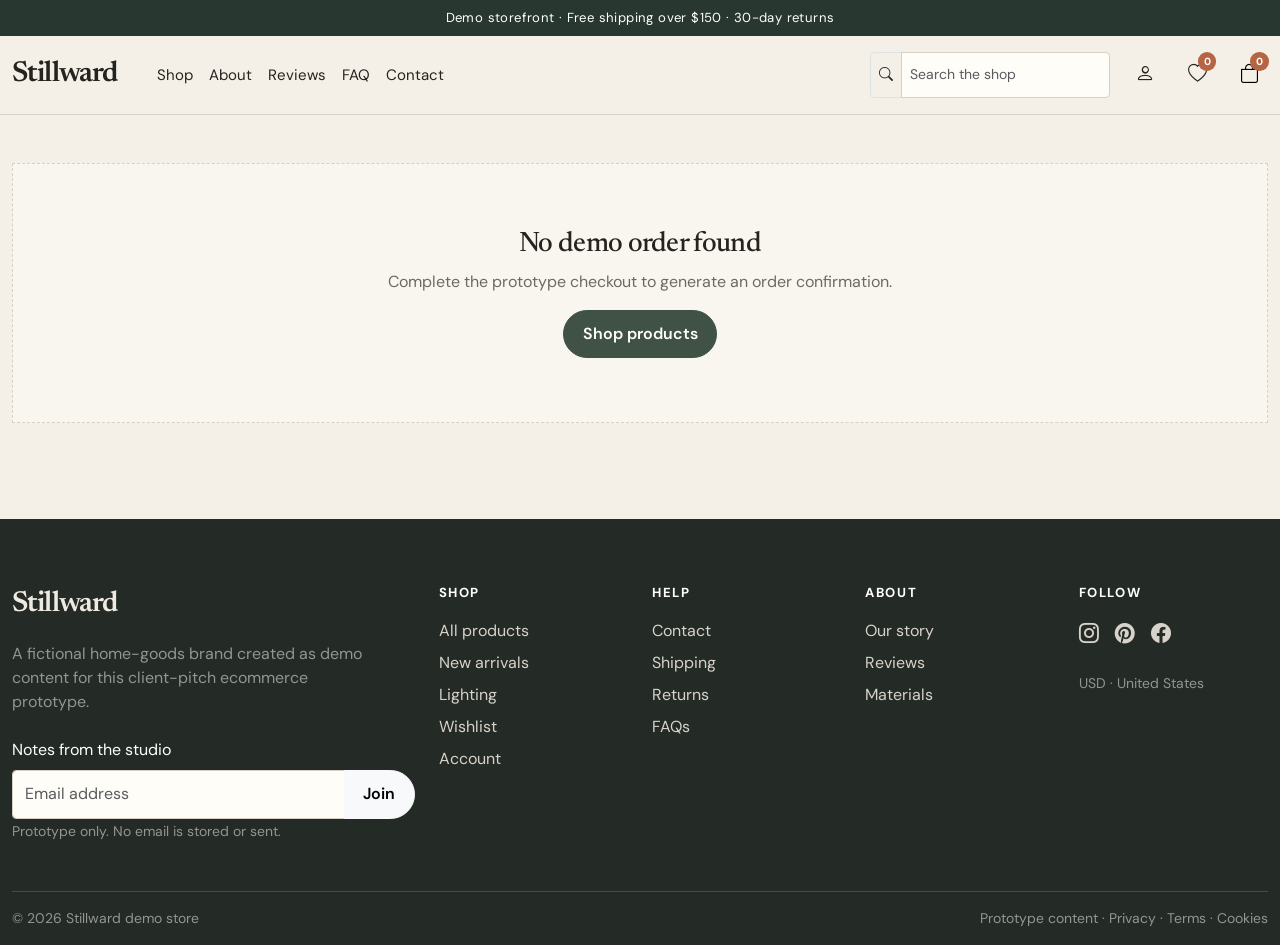
<file: order-confirmation.html>
<!doctype html>
<html lang="en">
<head>
  <meta charset="utf-8">
  <meta name="viewport" content="width=device-width, initial-scale=1">
  <title>Order confirmation | Stillward</title>
  <meta name="description" content="Prototype order confirmation page.">
  <meta name="theme-color" content="#f4f0e8">
  <meta name="robots" content="index,follow">
  <link rel="canonical" href="https://stillward.example/order-confirmation.html">
  <meta property="og:title" content="Order confirmation | Stillward">
  <meta property="og:description" content="Prototype order confirmation page.">
  <meta property="og:type" content="website">
  <meta property="og:url" content="https://stillward.example/order-confirmation.html">
  <meta property="og:image" content="https://images.unsplash.com/photo-1667996366620-2d44470a1d54?auto=format&fit=crop&w=1400&q=82">
  <meta name="twitter:card" content="summary_large_image">
  <meta name="twitter:title" content="Order confirmation | Stillward">
  <meta name="twitter:description" content="Prototype order confirmation page.">
  <link rel="icon" href="data:image/svg+xml,<svg xmlns=%22http://www.w3.org/2000/svg%22 viewBox=%220 0 100 100%22><text y=%22.9em%22 font-size=%2290%22>S</text></svg>">
  <link rel="preconnect" href="https://fonts.googleapis.com">
  <link rel="preconnect" href="https://fonts.gstatic.com" crossorigin>
  <link rel="preconnect" href="https://unsplash.com">
  <link href="https://fonts.googleapis.com/css2?family=DM+Sans:wght@400;500;600;700&family=Newsreader:opsz,wght@6..72,400;6..72,500;6..72,600&display=swap" rel="stylesheet">
  <link href="https://cdn.jsdelivr.net/npm/bootstrap@5.3.3/dist/css/bootstrap.min.css" rel="stylesheet">
  <link href="https://cdn.jsdelivr.net/npm/bootstrap-icons@1.11.3/font/bootstrap-icons.min.css" rel="stylesheet">
  <link href="assets/css/styles.css" rel="stylesheet">
</head>
<body data-page="order-confirmation.html">
  <a class="skip-link" href="#main">Skip to content</a>
  <div id="siteHeader"></div>
  <main id="main"><!-- Demo order numbers and transaction details are prototype data only. --><div id="confirmationRoot"></div></main>
  <div id="siteFooter"></div>
  <!-- Demo photography uses public Unsplash photo download URLs; photo IDs remain visible in image src attributes. -->
  <div id="sharedCommerceUi"></div>
  
<script src="https://cdn.jsdelivr.net/npm/bootstrap@5.3.3/dist/js/bootstrap.bundle.min.js"></script>
<script src="assets/js/products.js"></script>
<script src="assets/js/store.js"></script>

  <script src="assets/js/order.js"></script>
</body>
</html>
</file>
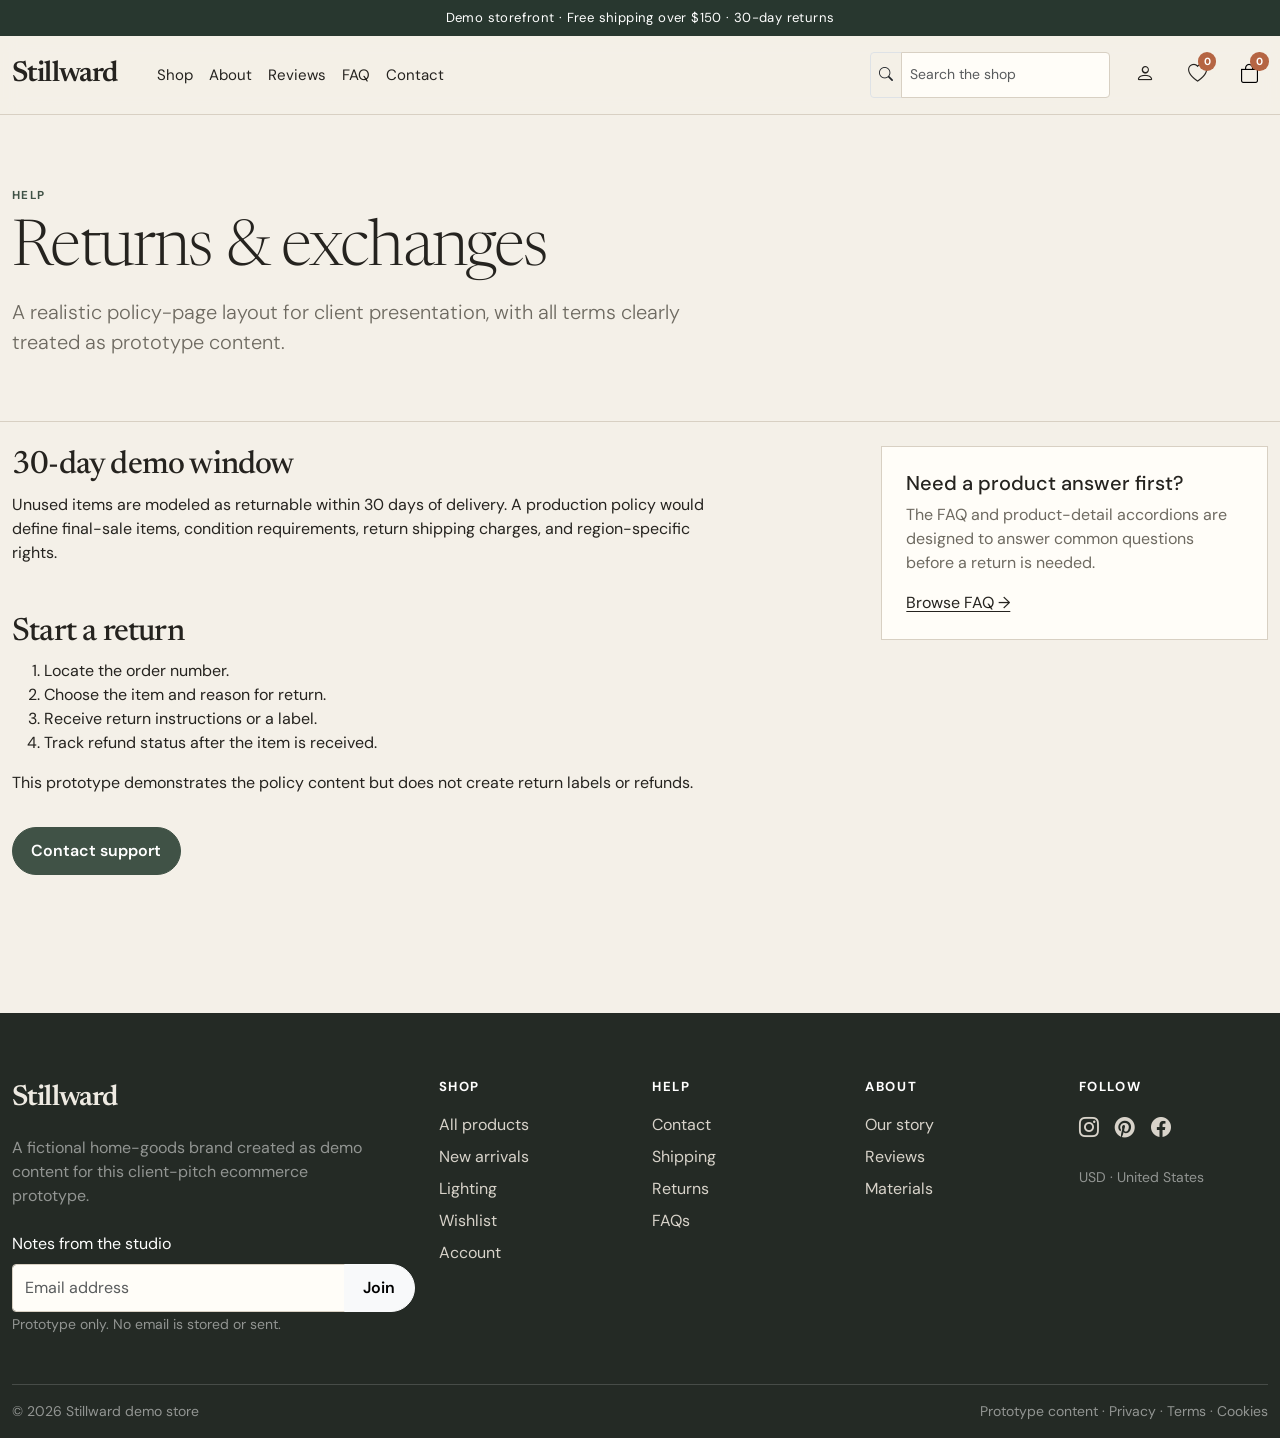
<file: returns.html>
<!doctype html>
<html lang="en">
<head>
  <meta charset="utf-8">
  <meta name="viewport" content="width=device-width, initial-scale=1">
  <title>Returns | Stillward</title>
  <meta name="description" content="Fictional demo returns and exchanges policy.">
  <meta name="theme-color" content="#f4f0e8">
  <meta name="robots" content="index,follow">
  <link rel="canonical" href="https://stillward.example/returns.html">
  <meta property="og:title" content="Returns | Stillward">
  <meta property="og:description" content="Fictional demo returns and exchanges policy.">
  <meta property="og:type" content="website">
  <meta property="og:url" content="https://stillward.example/returns.html">
  <meta property="og:image" content="https://images.unsplash.com/photo-1667996366620-2d44470a1d54?auto=format&fit=crop&w=1400&q=82">
  <meta name="twitter:card" content="summary_large_image">
  <meta name="twitter:title" content="Returns | Stillward">
  <meta name="twitter:description" content="Fictional demo returns and exchanges policy.">
  <link rel="icon" href="data:image/svg+xml,<svg xmlns=%22http://www.w3.org/2000/svg%22 viewBox=%220 0 100 100%22><text y=%22.9em%22 font-size=%2290%22>S</text></svg>">
  <link rel="preconnect" href="https://fonts.googleapis.com">
  <link rel="preconnect" href="https://fonts.gstatic.com" crossorigin>
  <link rel="preconnect" href="https://unsplash.com">
  <link href="https://fonts.googleapis.com/css2?family=DM+Sans:wght@400;500;600;700&family=Newsreader:opsz,wght@6..72,400;6..72,500;6..72,600&display=swap" rel="stylesheet">
  <link href="https://cdn.jsdelivr.net/npm/bootstrap@5.3.3/dist/css/bootstrap.min.css" rel="stylesheet">
  <link href="https://cdn.jsdelivr.net/npm/bootstrap-icons@1.11.3/font/bootstrap-icons.min.css" rel="stylesheet">
  <link href="assets/css/styles.css" rel="stylesheet">
</head>
<body data-page="returns.html">
  <a class="skip-link" href="#main">Skip to content</a>
  <div id="siteHeader"></div>
  <main id="main"><section class="info-page-hero"><div class="container"><div class="section-kicker">Help</div><h1 class="display-3 mt-2">Returns & exchanges</h1><p class="lead text-muted-sw">A realistic policy-page layout for client presentation, with all terms clearly treated as prototype content.</p></div></section><section class="section-space pt-4"><div class="container"><div class="row g-5"><div class="col-lg-7"><h2>30-day demo window</h2><p>Unused items are modeled as returnable within 30 days of delivery. A production policy would define final-sale items, condition requirements, return shipping charges, and region-specific rights.</p><h2 class="mt-5">Start a return</h2><ol><li>Locate the order number.</li><li>Choose the item and reason for return.</li><li>Receive return instructions or a label.</li><li>Track refund status after the item is received.</li></ol><p>This prototype demonstrates the policy content but does not create return labels or refunds.</p><a class="btn btn-primary mt-3" href="contact.html">Contact support</a></div><div class="col-lg-4 offset-lg-1"><div class="summary-card"><h3 class="h5">Need a product answer first?</h3><p class="text-muted-sw">The FAQ and product-detail accordions are designed to answer common questions before a return is needed.</p><a href="faq.html">Browse FAQ →</a></div></div></div></div></section></main>
  <div id="siteFooter"></div>
  <!-- Demo photography uses public Unsplash photo download URLs; photo IDs remain visible in image src attributes. -->
  <div id="sharedCommerceUi"></div>
  
<script src="https://cdn.jsdelivr.net/npm/bootstrap@5.3.3/dist/js/bootstrap.bundle.min.js"></script>
<script src="assets/js/products.js"></script>
<script src="assets/js/store.js"></script>

  
</body>
</html>
</file>
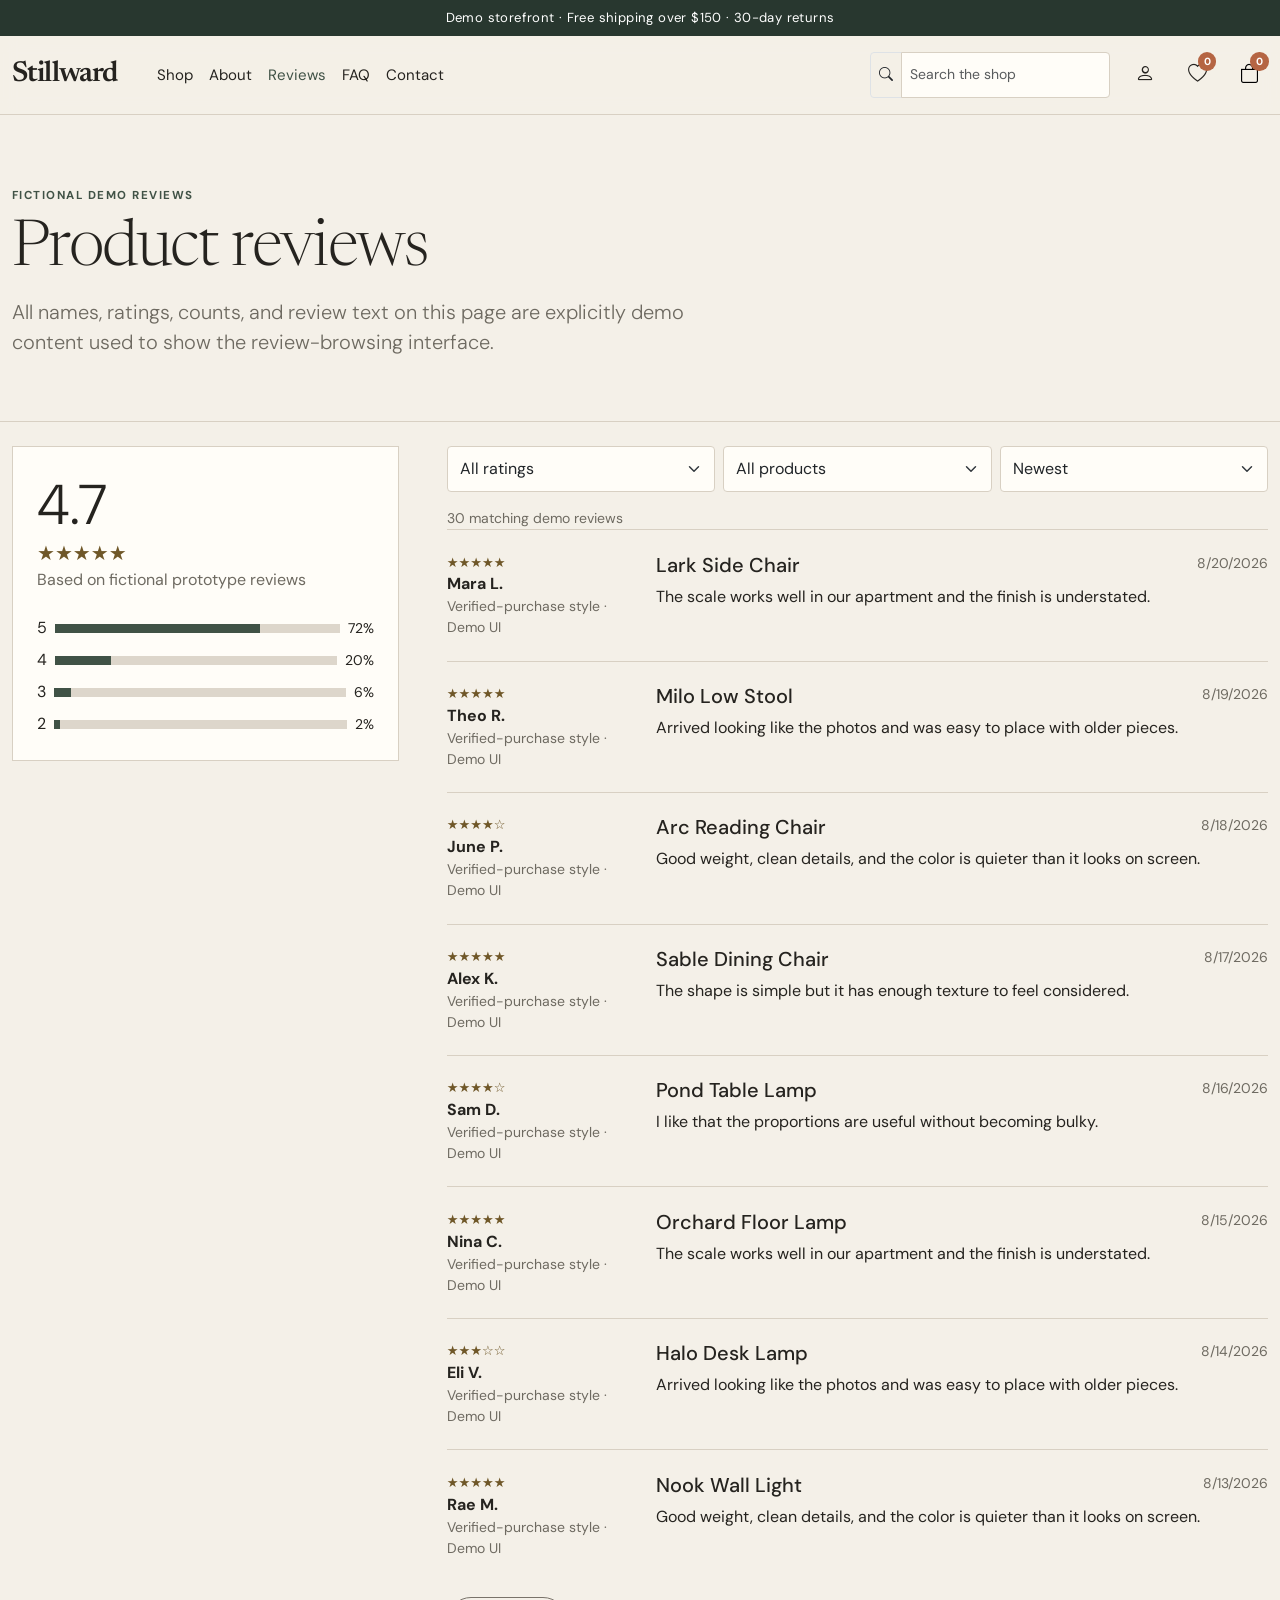
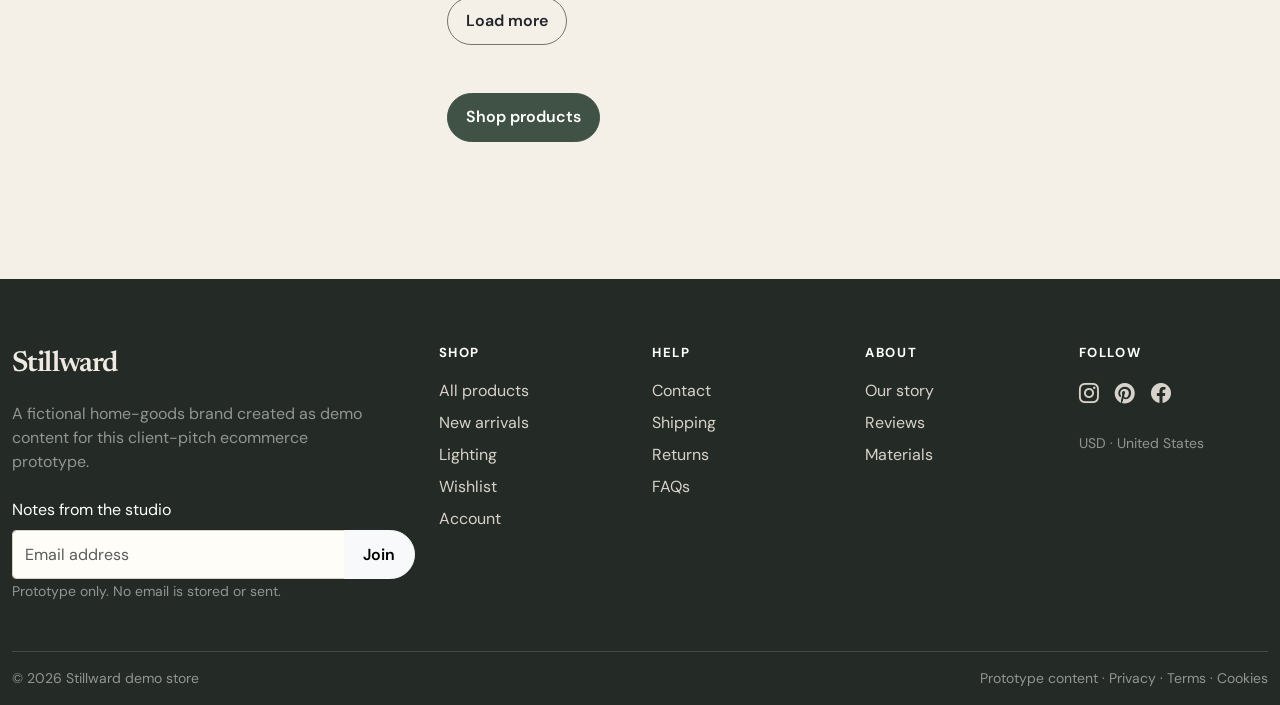
<file: reviews.html>
<!doctype html>
<html lang="en">
<head>
  <meta charset="utf-8">
  <meta name="viewport" content="width=device-width, initial-scale=1">
  <title>Reviews | Stillward</title>
  <meta name="description" content="Filter and sort fictional demo product reviews.">
  <meta name="theme-color" content="#f4f0e8">
  <meta name="robots" content="index,follow">
  <link rel="canonical" href="https://stillward.example/reviews.html">
  <meta property="og:title" content="Reviews | Stillward">
  <meta property="og:description" content="Filter and sort fictional demo product reviews.">
  <meta property="og:type" content="website">
  <meta property="og:url" content="https://stillward.example/reviews.html">
  <meta property="og:image" content="https://images.unsplash.com/photo-1667996366620-2d44470a1d54?auto=format&fit=crop&w=1400&q=82">
  <meta name="twitter:card" content="summary_large_image">
  <meta name="twitter:title" content="Reviews | Stillward">
  <meta name="twitter:description" content="Filter and sort fictional demo product reviews.">
  <link rel="icon" href="data:image/svg+xml,<svg xmlns=%22http://www.w3.org/2000/svg%22 viewBox=%220 0 100 100%22><text y=%22.9em%22 font-size=%2290%22>S</text></svg>">
  <link rel="preconnect" href="https://fonts.googleapis.com">
  <link rel="preconnect" href="https://fonts.gstatic.com" crossorigin>
  <link rel="preconnect" href="https://unsplash.com">
  <link href="https://fonts.googleapis.com/css2?family=DM+Sans:wght@400;500;600;700&family=Newsreader:opsz,wght@6..72,400;6..72,500;6..72,600&display=swap" rel="stylesheet">
  <link href="https://cdn.jsdelivr.net/npm/bootstrap@5.3.3/dist/css/bootstrap.min.css" rel="stylesheet">
  <link href="https://cdn.jsdelivr.net/npm/bootstrap-icons@1.11.3/font/bootstrap-icons.min.css" rel="stylesheet">
  <link href="assets/css/styles.css" rel="stylesheet">
</head>
<body data-page="reviews.html">
  <a class="skip-link" href="#main">Skip to content</a>
  <div id="siteHeader"></div>
  <main id="main"><section class="info-page-hero"><div class="container"><div class="section-kicker">Fictional demo reviews</div><h1 class="display-3 mt-2">Product reviews</h1><p class="lead text-muted-sw">All names, ratings, counts, and review text on this page are explicitly demo content used to show the review-browsing interface.</p></div></section><section class="section-space pt-4"><div class="container"><div class="row g-5"><div class="col-lg-4"><div class="summary-card sticky-lg-top" style="top:110px"><div class="display-4">4.7</div><div class="rating fs-5">★★★★★</div><p class="text-muted-sw">Based on fictional prototype reviews</p><div class="d-grid gap-2 mt-4"><div class="d-flex align-items-center gap-2"><span>5</span><div class="rating-bar flex-grow-1"><span style="width:72%"></span></div><small>72%</small></div><div class="d-flex align-items-center gap-2"><span>4</span><div class="rating-bar flex-grow-1"><span style="width:20%"></span></div><small>20%</small></div><div class="d-flex align-items-center gap-2"><span>3</span><div class="rating-bar flex-grow-1"><span style="width:6%"></span></div><small>6%</small></div><div class="d-flex align-items-center gap-2"><span>2</span><div class="rating-bar flex-grow-1"><span style="width:2%"></span></div><small>2%</small></div></div></div></div><div class="col-lg-8"><div class="row g-2 mb-3"><div class="col-md-4"><select id="reviewRating" class="form-select"><option value="all">All ratings</option><option value="5">5 stars</option><option value="4">4 stars</option><option value="3">3 stars</option></select></div><div class="col-md-4"><select id="reviewProduct" class="form-select"></select></div><div class="col-md-4"><select id="reviewSort" class="form-select"><option value="newest">Newest</option><option value="highest">Highest rated</option><option value="lowest">Lowest rated</option></select></div></div><div id="reviewCount" class="small text-muted-sw"></div><div id="reviewList"></div><button id="loadMore" class="btn btn-outline-dark mt-3">Load more</button><div class="mt-5"><a class="btn btn-primary" href="shop.html">Shop products</a></div></div></div></div></section></main>
  <div id="siteFooter"></div>
  <!-- Demo photography uses public Unsplash photo download URLs; photo IDs remain visible in image src attributes. -->
  <div id="sharedCommerceUi"></div>
  
<script src="https://cdn.jsdelivr.net/npm/bootstrap@5.3.3/dist/js/bootstrap.bundle.min.js"></script>
<script src="assets/js/products.js"></script>
<script src="assets/js/store.js"></script>

  <script src="assets/js/reviews.js"></script>
</body>
</html>
</file>
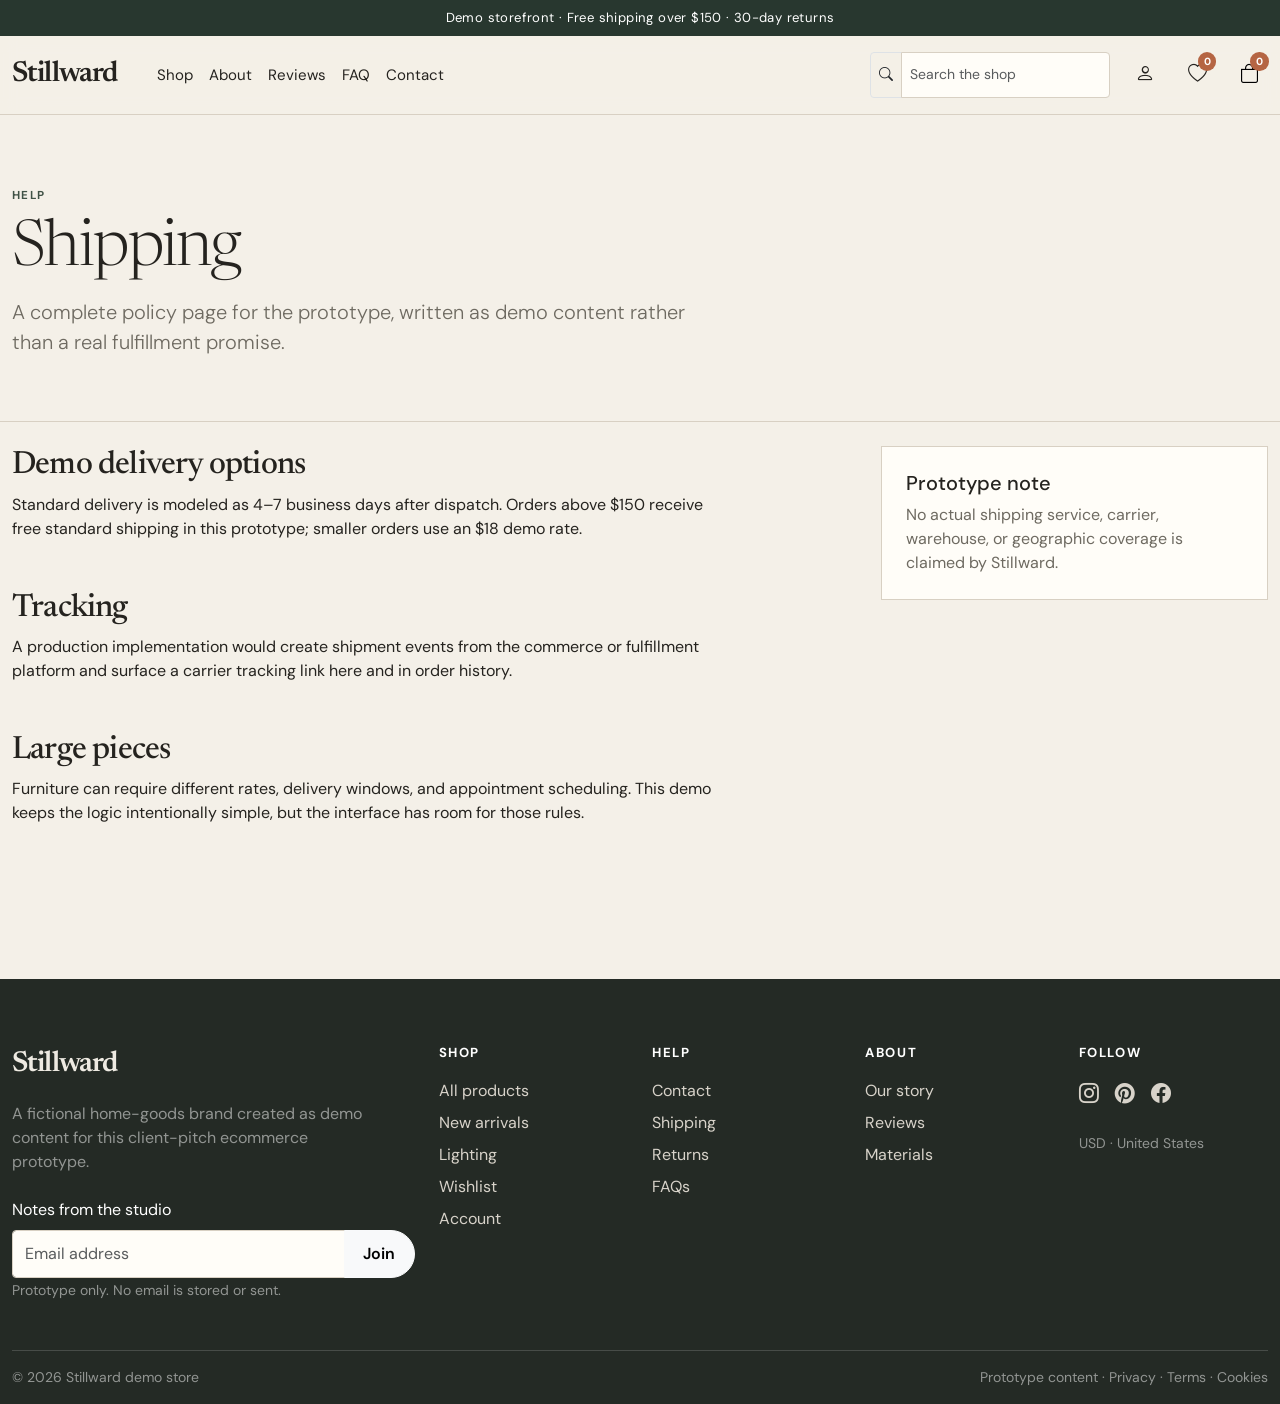
<file: shipping.html>
<!doctype html>
<html lang="en">
<head>
  <meta charset="utf-8">
  <meta name="viewport" content="width=device-width, initial-scale=1">
  <title>Shipping | Stillward</title>
  <meta name="description" content="Fictional demo shipping policy and fulfillment integration notes.">
  <meta name="theme-color" content="#f4f0e8">
  <meta name="robots" content="index,follow">
  <link rel="canonical" href="https://stillward.example/shipping.html">
  <meta property="og:title" content="Shipping | Stillward">
  <meta property="og:description" content="Fictional demo shipping policy and fulfillment integration notes.">
  <meta property="og:type" content="website">
  <meta property="og:url" content="https://stillward.example/shipping.html">
  <meta property="og:image" content="https://images.unsplash.com/photo-1667996366620-2d44470a1d54?auto=format&fit=crop&w=1400&q=82">
  <meta name="twitter:card" content="summary_large_image">
  <meta name="twitter:title" content="Shipping | Stillward">
  <meta name="twitter:description" content="Fictional demo shipping policy and fulfillment integration notes.">
  <link rel="icon" href="data:image/svg+xml,<svg xmlns=%22http://www.w3.org/2000/svg%22 viewBox=%220 0 100 100%22><text y=%22.9em%22 font-size=%2290%22>S</text></svg>">
  <link rel="preconnect" href="https://fonts.googleapis.com">
  <link rel="preconnect" href="https://fonts.gstatic.com" crossorigin>
  <link rel="preconnect" href="https://unsplash.com">
  <link href="https://fonts.googleapis.com/css2?family=DM+Sans:wght@400;500;600;700&family=Newsreader:opsz,wght@6..72,400;6..72,500;6..72,600&display=swap" rel="stylesheet">
  <link href="https://cdn.jsdelivr.net/npm/bootstrap@5.3.3/dist/css/bootstrap.min.css" rel="stylesheet">
  <link href="https://cdn.jsdelivr.net/npm/bootstrap-icons@1.11.3/font/bootstrap-icons.min.css" rel="stylesheet">
  <link href="assets/css/styles.css" rel="stylesheet">
</head>
<body data-page="shipping.html">
  <a class="skip-link" href="#main">Skip to content</a>
  <div id="siteHeader"></div>
  <main id="main"><section class="info-page-hero"><div class="container"><div class="section-kicker">Help</div><h1 class="display-3 mt-2">Shipping</h1><p class="lead text-muted-sw">A complete policy page for the prototype, written as demo content rather than a real fulfillment promise.</p></div></section><section class="section-space pt-4"><div class="container"><div class="row g-5"><div class="col-lg-7"><h2>Demo delivery options</h2><p>Standard delivery is modeled as 4–7 business days after dispatch. Orders above $150 receive free standard shipping in this prototype; smaller orders use an $18 demo rate.</p><h2 class="mt-5">Tracking</h2><p>A production implementation would create shipment events from the commerce or fulfillment platform and surface a carrier tracking link here and in order history.</p><h2 class="mt-5">Large pieces</h2><p>Furniture can require different rates, delivery windows, and appointment scheduling. This demo keeps the logic intentionally simple, but the interface has room for those rules.</p></div><div class="col-lg-4 offset-lg-1"><div class="summary-card"><h3 class="h5">Prototype note</h3><p class="text-muted-sw mb-0">No actual shipping service, carrier, warehouse, or geographic coverage is claimed by Stillward.</p></div></div></div></div></section></main>
  <div id="siteFooter"></div>
  <!-- Demo photography uses public Unsplash photo download URLs; photo IDs remain visible in image src attributes. -->
  <div id="sharedCommerceUi"></div>
  
<script src="https://cdn.jsdelivr.net/npm/bootstrap@5.3.3/dist/js/bootstrap.bundle.min.js"></script>
<script src="assets/js/products.js"></script>
<script src="assets/js/store.js"></script>

  
</body>
</html>
</file>
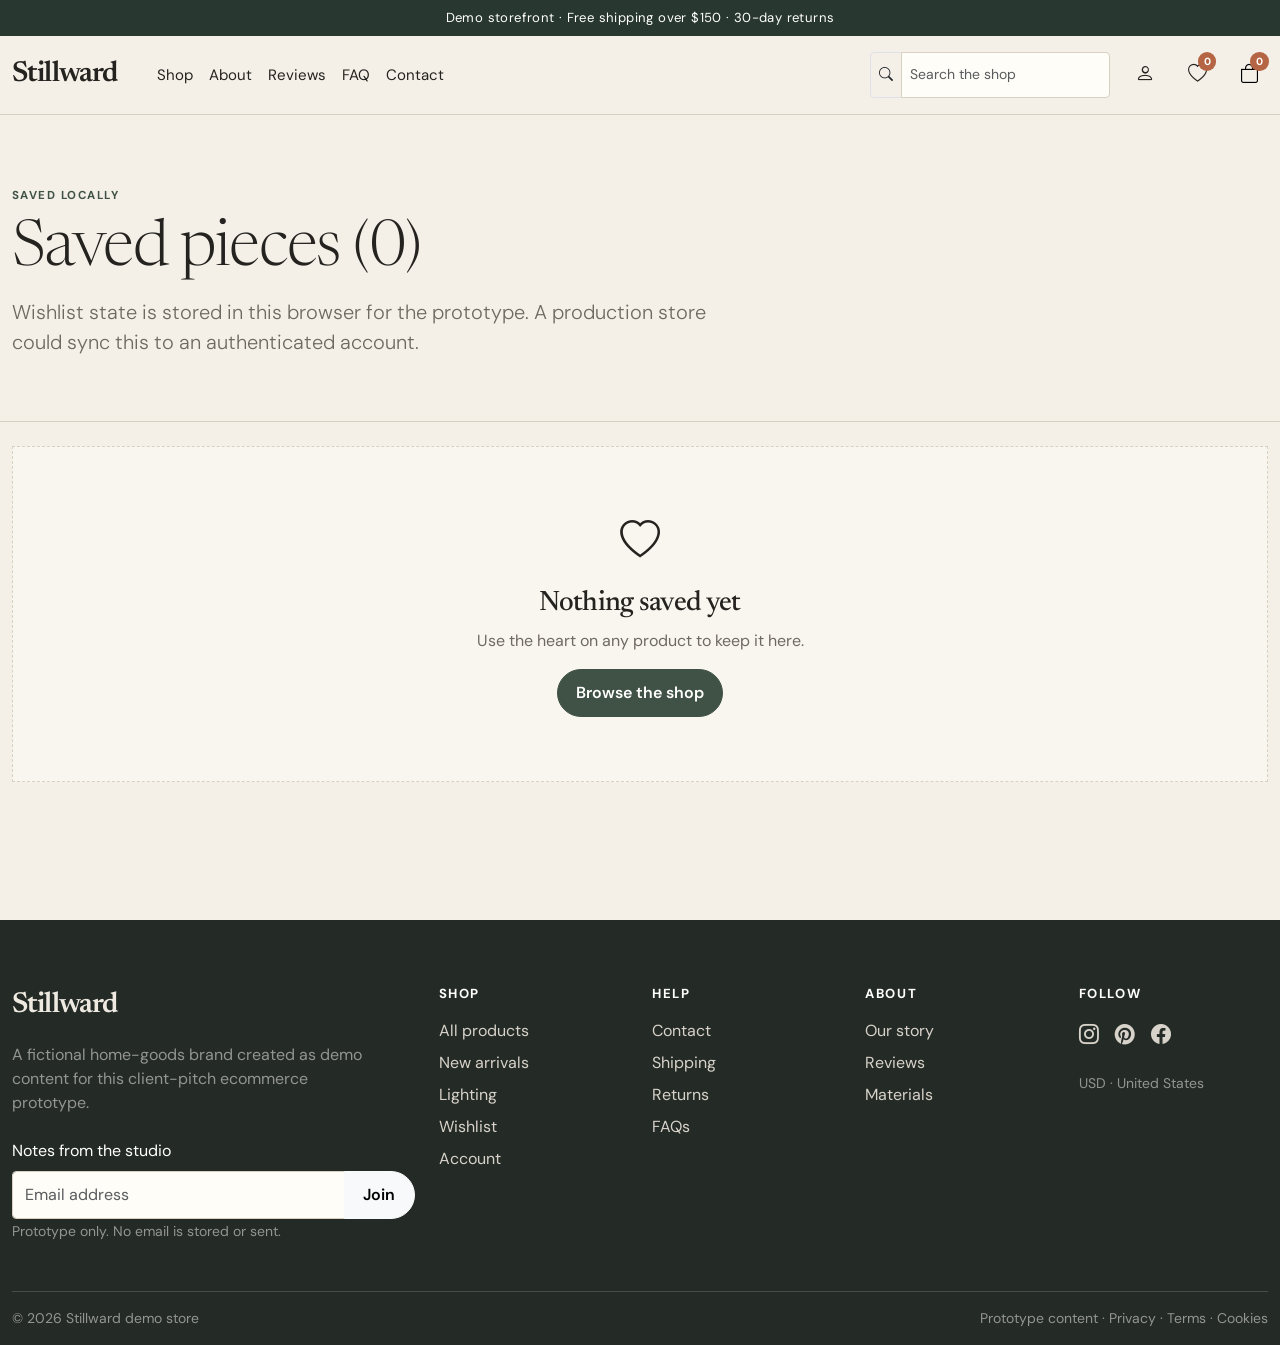
<file: wishlist.html>
<!doctype html>
<html lang="en">
<head>
  <meta charset="utf-8">
  <meta name="viewport" content="width=device-width, initial-scale=1">
  <title>Wishlist | Stillward</title>
  <meta name="description" content="Saved fictional demo products persisted with localStorage.">
  <meta name="theme-color" content="#f4f0e8">
  <meta name="robots" content="index,follow">
  <link rel="canonical" href="https://stillward.example/wishlist.html">
  <meta property="og:title" content="Wishlist | Stillward">
  <meta property="og:description" content="Saved fictional demo products persisted with localStorage.">
  <meta property="og:type" content="website">
  <meta property="og:url" content="https://stillward.example/wishlist.html">
  <meta property="og:image" content="https://images.unsplash.com/photo-1667996366620-2d44470a1d54?auto=format&fit=crop&w=1400&q=82">
  <meta name="twitter:card" content="summary_large_image">
  <meta name="twitter:title" content="Wishlist | Stillward">
  <meta name="twitter:description" content="Saved fictional demo products persisted with localStorage.">
  <link rel="icon" href="data:image/svg+xml,<svg xmlns=%22http://www.w3.org/2000/svg%22 viewBox=%220 0 100 100%22><text y=%22.9em%22 font-size=%2290%22>S</text></svg>">
  <link rel="preconnect" href="https://fonts.googleapis.com">
  <link rel="preconnect" href="https://fonts.gstatic.com" crossorigin>
  <link rel="preconnect" href="https://unsplash.com">
  <link href="https://fonts.googleapis.com/css2?family=DM+Sans:wght@400;500;600;700&family=Newsreader:opsz,wght@6..72,400;6..72,500;6..72,600&display=swap" rel="stylesheet">
  <link href="https://cdn.jsdelivr.net/npm/bootstrap@5.3.3/dist/css/bootstrap.min.css" rel="stylesheet">
  <link href="https://cdn.jsdelivr.net/npm/bootstrap-icons@1.11.3/font/bootstrap-icons.min.css" rel="stylesheet">
  <link href="assets/css/styles.css" rel="stylesheet">
</head>
<body data-page="wishlist.html">
  <a class="skip-link" href="#main">Skip to content</a>
  <div id="siteHeader"></div>
  <main id="main"><section class="info-page-hero"><div class="container"><div class="section-kicker">Saved locally</div><h1 class="display-3 mt-2" id="wishHeading">Saved pieces</h1><p class="lead text-muted-sw">Wishlist state is stored in this browser for the prototype. A production store could sync this to an authenticated account.</p></div></section><section class="section-space pt-4"><div class="container"><div class="row g-4" id="wishlistGrid"></div></div></section></main>
  <div id="siteFooter"></div>
  <!-- Demo photography uses public Unsplash photo download URLs; photo IDs remain visible in image src attributes. -->
  <div id="sharedCommerceUi"></div>
  
<script src="https://cdn.jsdelivr.net/npm/bootstrap@5.3.3/dist/js/bootstrap.bundle.min.js"></script>
<script src="assets/js/products.js"></script>
<script src="assets/js/store.js"></script>

  <script src="assets/js/wishlist.js"></script>
</body>
</html>
</file>
<file: assets/css/styles.css>
:root {
  --sw-bg: #f4f0e8;
  --sw-surface: #fffdf8;
  --sw-ink: #25231f;
  --sw-muted: #6e6a61;
  --sw-brand: #405246;
  --sw-brand-dark: #28372f;
  --sw-accent: #b56543;
  --sw-border: #d8d0c3;
  --sw-soft: #e9e2d8;
  --sw-radius: 0.35rem;
  --sw-card-radius: 0.2rem;
  --sw-button-radius: 999px;
  --sw-shadow: 0 12px 32px rgba(37,35,31,.08);
  --sw-space: clamp(3.5rem, 7vw, 7rem);
  --sw-container: 1320px;
  --sw-heading: "Newsreader", Georgia, serif;
  --sw-body: "DM Sans", system-ui, sans-serif;
}
* { box-sizing: border-box; }
html { scroll-behavior: smooth; }
body { font-family: var(--sw-body); background: var(--sw-bg); color: var(--sw-ink); }
img { max-width: 100%; }
a { color: inherit; text-underline-offset: .18em; }
a:hover { color: var(--sw-brand); }
.container, .container-xl { max-width: var(--sw-container); }
.skip-link { position: fixed; top: .5rem; left: .5rem; z-index: 2000; transform: translateY(-140%); background: #fff; padding: .6rem .9rem; border: 1px solid var(--sw-ink); }
.skip-link:focus { transform: none; }
:focus-visible { outline: 3px solid rgba(181,101,67,.45); outline-offset: 3px; }
.announcement { background: var(--sw-brand-dark); color: #fff; font-size: .82rem; letter-spacing: .03em; }
.site-header { background: rgba(244,240,232,.96); border-bottom: 1px solid var(--sw-border); backdrop-filter: blur(8px); }
.site-brand { font-family: var(--sw-heading); font-size: 1.8rem; font-weight: 600; letter-spacing: -.03em; text-decoration: none; }
.nav-link { color: var(--sw-ink); font-size: .94rem; }
.nav-link:hover, .nav-link.active { color: var(--sw-brand); }
.header-icon { position: relative; border: 0; background: transparent; font-size: 1.2rem; padding: .55rem; }
.count-badge { position: absolute; min-width: 1.15rem; height: 1.15rem; display: grid; place-items: center; top: .05rem; right: -.05rem; border-radius: 50%; background: var(--sw-accent); color: #fff; font-size: .65rem; font-weight: 700; }
.header-search { min-width: 240px; }
.btn { font-weight: 600; border-radius: var(--sw-button-radius); padding: .7rem 1.15rem; }
.btn-primary { --bs-btn-bg: var(--sw-brand); --bs-btn-border-color: var(--sw-brand); --bs-btn-hover-bg: var(--sw-brand-dark); --bs-btn-hover-border-color: var(--sw-brand-dark); --bs-btn-active-bg: var(--sw-brand-dark); --bs-btn-active-border-color: var(--sw-brand-dark); }
.btn-outline-dark { --bs-btn-border-color: #79736a; --bs-btn-hover-bg: var(--sw-ink); }
.form-control, .form-select { border-radius: .25rem; border-color: var(--sw-border); background-color: var(--sw-surface); min-height: 46px; }
.form-control:focus, .form-select:focus { border-color: var(--sw-brand); box-shadow: 0 0 0 .2rem rgba(64,82,70,.12); }
.display-heading, h1, h2, .h1, .h2 { font-family: var(--sw-heading); letter-spacing: -.025em; }
.section-space { padding-block: var(--sw-space); }
.section-kicker { text-transform: uppercase; letter-spacing: .13em; font-size: .72rem; font-weight: 700; color: var(--sw-brand); }
.text-muted-sw { color: var(--sw-muted); }
.hero { padding-block: clamp(2rem, 4vw, 4rem) clamp(4rem, 8vw, 7rem); }
.hero-title { font-size: clamp(3rem, 7vw, 6.6rem); line-height: .92; max-width: 10ch; }
.hero-copy { font-size: clamp(1rem, 1.6vw, 1.25rem); max-width: 34rem; color: var(--sw-muted); }
.room-line { position: relative; }
.room-line::after { content:""; position:absolute; inset: 1.15rem -1.1rem -1.15rem 1.1rem; border: 1px solid var(--sw-accent); z-index:-1; pointer-events:none; }
.hero-image { width:100%; aspect-ratio: 4/5; object-fit:cover; }
.image-cover { width: 100%; height: 100%; object-fit: cover; }
.editorial-image { min-height: 420px; object-fit: cover; width:100%; }
.category-card { position: relative; min-height: 360px; overflow: hidden; background: #ddd; }
.category-card img { position:absolute; inset:0; width:100%; height:100%; object-fit:cover; transition:transform .45s ease; }
.category-card:hover img { transform:scale(1.03); }
.category-card::after { content:""; position:absolute; inset:0; background:linear-gradient(to top, rgba(20,20,17,.62), rgba(20,20,17,.03) 58%); }
.category-card-content { position:absolute; z-index:1; inset:auto 1.25rem 1.25rem; color:#fff; }
.product-card { height:100%; position:relative; }
.product-media { position:relative; background:#e8e2d8; overflow:hidden; aspect-ratio: 4/5; }
.product-media img { width:100%; height:100%; object-fit:cover; transition: opacity .25s ease, transform .4s ease; }
.product-card:hover .product-media img { transform: scale(1.015); }
.product-card .hover-image { position:absolute; inset:0; opacity:0; }
.product-card:hover .hover-image { opacity:1; }
.product-card:hover .main-image { opacity:0; }
.product-meta { font-size:.75rem; text-transform:uppercase; letter-spacing:.09em; color:var(--sw-muted); }
.product-name { font-family: var(--sw-heading); font-size:1.28rem; margin:.25rem 0 .2rem; }
.product-name a { text-decoration:none; }
.product-price { font-weight:700; }
.price-old { color:var(--sw-muted); font-weight:400; text-decoration:line-through; margin-left:.35rem; }
.product-actions { display:flex; gap:.5rem; margin-top:.8rem; }
.product-actions .btn { padding:.55rem .85rem; font-size:.85rem; }
.wishlist-btn { position:absolute; z-index:2; top:.7rem; right:.7rem; width:2.4rem; height:2.4rem; border-radius:50%; border:1px solid rgba(37,35,31,.15); background:rgba(255,253,248,.9); display:grid; place-items:center; }
.wishlist-btn.active { background:var(--sw-ink); color:#fff; }
.merch-badge { position:absolute; z-index:2; top:.7rem; left:.7rem; background:var(--sw-surface); padding:.35rem .55rem; font-size:.68rem; text-transform:uppercase; letter-spacing:.09em; }
.stock-text { font-size:.78rem; margin-top:.25rem; }
.stock-out { color:#8b3f32; }
.stock-low { color:#8a5c23; }
.rating { color:#6f5728; font-size:.82rem; }
.toolbar, .filter-panel { border-top:1px solid var(--sw-border); border-bottom:1px solid var(--sw-border); }
.filter-panel { background:rgba(255,253,248,.55); }
.active-filter { border:1px solid var(--sw-border); border-radius:999px; padding:.35rem .65rem; font-size:.78rem; background:var(--sw-surface); }
.page-link { color:var(--sw-ink); border-color:var(--sw-border); background:transparent; }
.active>.page-link { background:var(--sw-brand); border-color:var(--sw-brand); }
.page-item.disabled .page-link { background:transparent; }
.promo-band { background:var(--sw-brand); color:#fff; }
.service-card { border-top:1px solid var(--sw-border); padding-top:1rem; }
.service-icon { font-size:1.45rem; }
.review-card { border-top:1px solid var(--sw-border); padding:1.4rem 0; }
.footer { background:#242a25; color:#eeeae2; padding-top:4rem; }
.footer a { color:#d8d3ca; text-decoration:none; }
.footer a:hover { color:#fff; }
.footer-heading { color:#fff; font-size:.82rem; text-transform:uppercase; letter-spacing:.12em; font-weight:700; }
.footer-bottom { border-top:1px solid rgba(255,255,255,.16); }
.offcanvas, .modal-content { background:var(--sw-surface); }
.cart-thumb { width:84px; aspect-ratio:4/5; object-fit:cover; background:#eee; }
.cart-line { border-bottom:1px solid var(--sw-border); padding-block:1rem; }
.quantity-control { display:inline-flex; border:1px solid var(--sw-border); border-radius:999px; align-items:center; }
.quantity-control button { border:0; background:transparent; width:34px; height:34px; }
.quantity-control span { min-width:30px; text-align:center; }
.summary-card { background:var(--sw-surface); border:1px solid var(--sw-border); padding:1.5rem; }
.checkout-step { display:flex; gap:.7rem; align-items:center; color:var(--sw-muted); font-size:.82rem; }
.checkout-step.active { color:var(--sw-ink); font-weight:700; }
.checkout-dot { width:1.7rem; height:1.7rem; border:1px solid var(--sw-border); border-radius:50%; display:grid; place-items:center; }
.checkout-step.active .checkout-dot { background:var(--sw-brand); color:#fff; border-color:var(--sw-brand); }
.info-page-hero { padding-block:4.5rem 3rem; border-bottom:1px solid var(--sw-border); }
.info-page-hero p { max-width:44rem; }
.accordion { --bs-accordion-bg: transparent; --bs-accordion-border-color: var(--sw-border); --bs-accordion-btn-bg: transparent; --bs-accordion-active-bg: transparent; --bs-accordion-active-color: var(--sw-ink); }
.rating-bar { height:.55rem; background:#ddd6cb; }
.rating-bar > span { display:block; height:100%; background:var(--sw-brand); }
.empty-state { padding:4rem 1rem; text-align:center; border:1px dashed var(--sw-border); background:rgba(255,253,248,.45); }
.toast { background:var(--sw-surface); }
.spec-table th { width:35%; color:var(--sw-muted); font-weight:500; }
.product-gallery-main { aspect-ratio: 4/5; object-fit:cover; width:100%; background:#e8e2d8; }
.product-thumb { width:72px; aspect-ratio:1; object-fit:cover; border:2px solid transparent; cursor:pointer; }
.product-thumb.active { border-color:var(--sw-ink); }
.no-decoration { text-decoration:none; }
.payment-option { border:1px solid var(--sw-border); padding:1rem; background:var(--sw-surface); cursor:pointer; }
.payment-option:has(input:checked) { border-color:var(--sw-brand); box-shadow:inset 0 0 0 1px var(--sw-brand); }
.demo-note { font-size:.78rem; color:var(--sw-muted); background:#ece7df; padding:.75rem; border-left:3px solid var(--sw-accent); }
@media (max-width: 991.98px) {
  .header-search { min-width:0; width:100%; }
  .room-line::after { inset:.7rem -.6rem -.7rem .6rem; }
  .hero-title { max-width:12ch; }
  .category-card { min-height:300px; }
}
@media (max-width: 575.98px) {
  .hero { padding-top:1.4rem; }
  .hero-title { font-size:3.2rem; }
  .product-name { font-size:1.05rem; }
  .product-actions { flex-direction:column; }
  .product-actions .btn { width:100%; }
}
@media (prefers-reduced-motion: reduce) {
  *, *::before, *::after { scroll-behavior:auto !important; transition:none !important; animation:none !important; }
}
</file>
